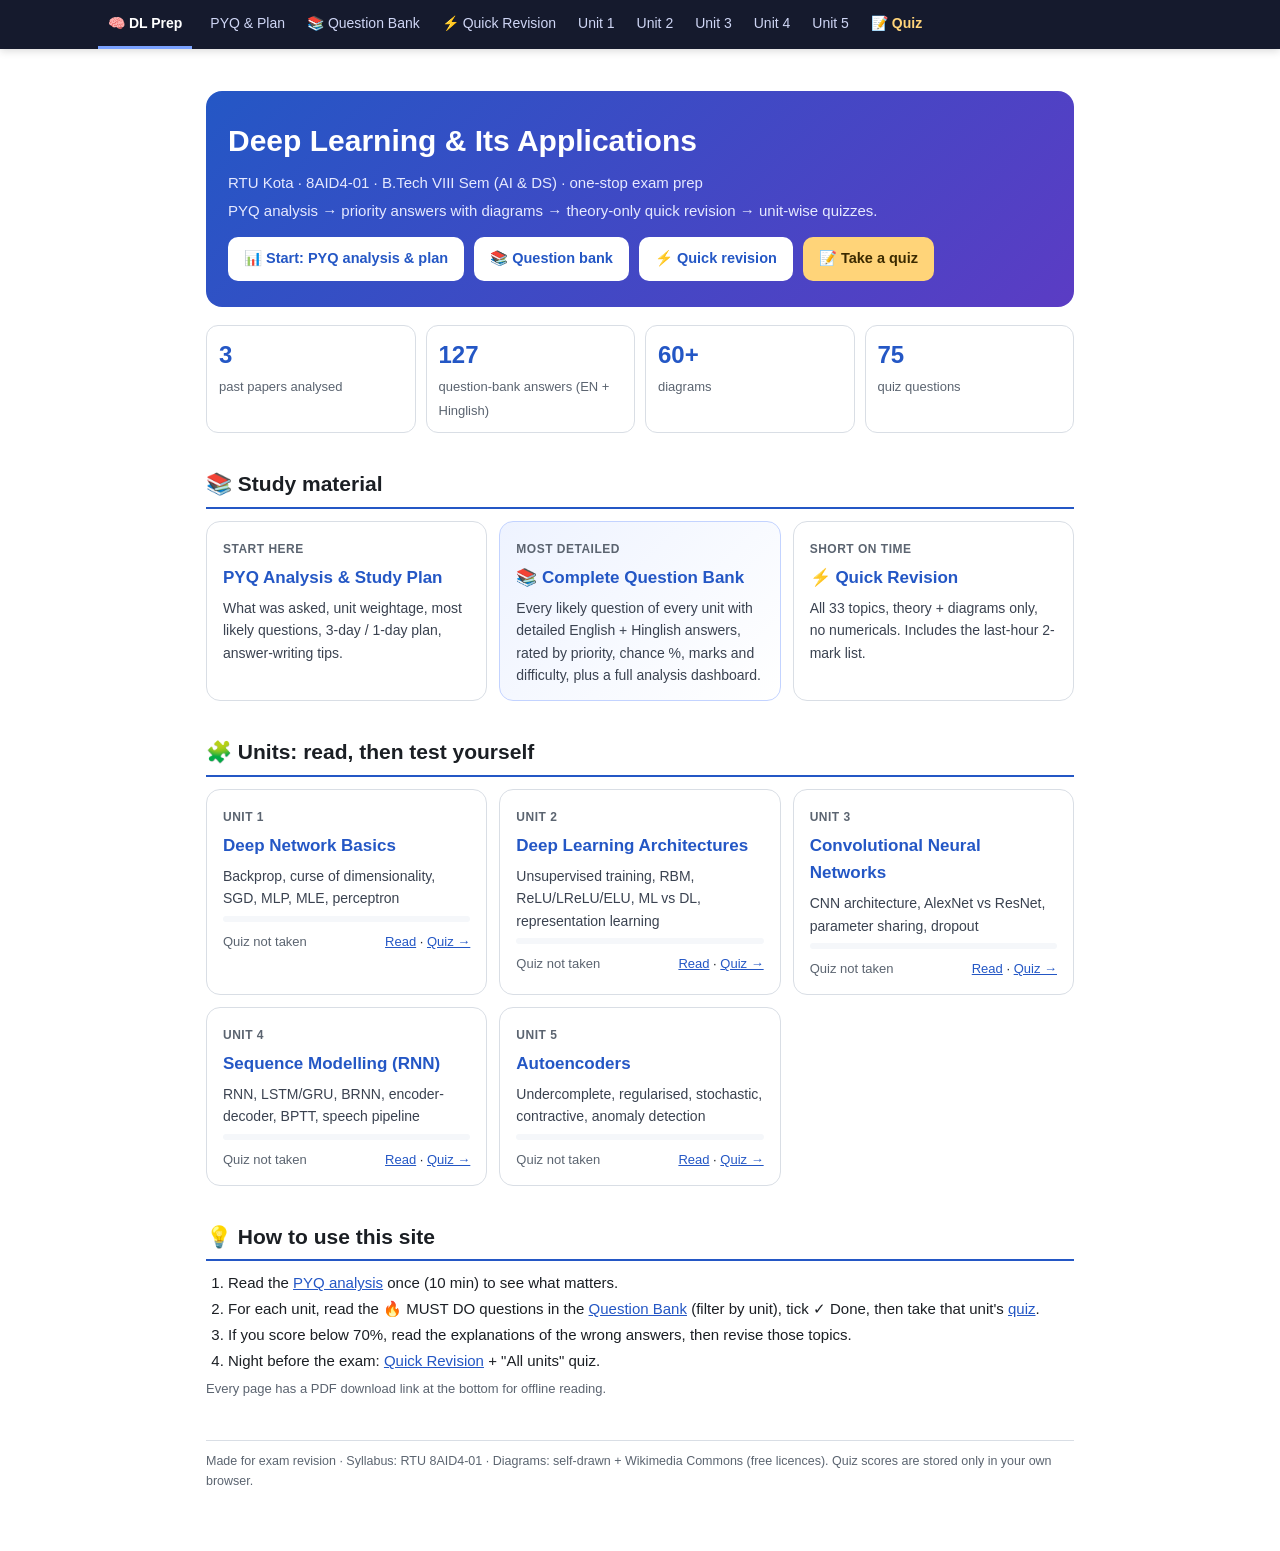
<file: index.html>
<!doctype html>
<html lang="en">
<head>
<meta charset="utf-8">
<meta name="viewport" content="width=device-width,initial-scale=1">
<title>DL Exam Prep</title>
<meta name="description" content="One-stop revision for RTU 8AID4-01 Deep Learning and Its Applications: PYQ analysis, unit-wise answers, diagrams, quick revision and quizzes.">
<link rel="stylesheet" href="style.css">
<style>
  .hero{background:linear-gradient(135deg,#2457c5,#5b3cc4);color:#fff;border-radius:16px;padding:26px 22px;margin:18px 0}
  .hero h1{color:#fff;font-size:30px;margin:0 0 6px}
  .hero p{color:#e6e9ff;margin:4px 0}
  .cta{display:flex;gap:10px;flex-wrap:wrap;margin-top:14px}
  .btn{display:inline-block;padding:10px 16px;border-radius:10px;text-decoration:none;font-weight:600;font-size:14.5px}
  .btn.w{background:#fff;color:#2457c5}
  .btn.y{background:#ffd479;color:#3b2a00}
  .grid{display:grid;grid-template-columns:repeat(auto-fill,minmax(250px,1fr));gap:12px;margin:12px 0}
  .card{border:1px solid var(--line);border-radius:14px;padding:14px 16px;background:#fff;text-decoration:none;color:var(--ink);display:block;transition:transform .12s,box-shadow .12s}
  .card:hover{transform:translateY(-2px);box-shadow:0 6px 18px rgba(36,87,197,.12)}
  .card .k{font-size:12px;font-weight:700;color:var(--muted);text-transform:uppercase;letter-spacing:.5px}
  .card h3{margin:4px 0 6px;color:var(--accent)}
  .card p{font-size:14px;color:#3a4250;margin:0}
  .card .row{display:flex;justify-content:space-between;align-items:center;margin-top:10px;font-size:13px}
  .score{font-weight:700}
  .score.none{color:var(--muted);font-weight:400}
  .meter{height:6px;background:var(--soft);border-radius:4px;overflow:hidden;margin-top:6px}
  .meter i{display:block;height:100%;background:var(--med)}
  .stat{display:flex;gap:10px;flex-wrap:wrap}
  .stat div{flex:1 1 140px;border:1px solid var(--line);border-radius:12px;padding:10px 12px;background:#fff}
  .stat b{display:block;font-size:24px;color:var(--accent)}
  .stat span{font-size:13px;color:var(--muted)}
</style>
</head>
<body>
<nav class="topnav"><div class="navin">
<a href="index.html" class="brand active">🧠 DL Prep</a>
<a href="plan.html">PYQ &amp; Plan</a><a href="qbank.html">📚 Question Bank</a><a href="quick.html">⚡ Quick Revision</a>
<a href="unit1.html">Unit 1</a><a href="unit2.html">Unit 2</a><a href="unit3.html">Unit 3</a><a href="unit4.html">Unit 4</a><a href="unit5.html">Unit 5</a>
<a href="quiz.html" class="quizlink">📝 Quiz</a></div></nav>
<div class="wrap">

<div class="hero">
  <h1>Deep Learning &amp; Its Applications</h1>
  <p>RTU Kota · 8AID4-01 · B.Tech VIII Sem (AI &amp; DS) · one-stop exam prep</p>
  <p>PYQ analysis → priority answers with diagrams → theory-only quick revision → unit-wise quizzes.</p>
  <div class="cta">
    <a class="btn w" href="plan.html">📊 Start: PYQ analysis &amp; plan</a>
    <a class="btn w" href="qbank.html">📚 Question bank</a>
    <a class="btn w" href="quick.html">⚡ Quick revision</a>
    <a class="btn y" href="quiz.html">📝 Take a quiz</a>
  </div>
</div>

<div class="stat">
  <div><b>3</b><span>past papers analysed</span></div>
  <div><b>127</b><span>question-bank answers (EN + Hinglish)</span></div>
  <div><b>60+</b><span>diagrams</span></div>
  <div><b id="qcount">75</b><span>quiz questions</span></div>
</div>

<h2>📚 Study material</h2>
<div class="grid">
  <a class="card" href="plan.html"><span class="k">Start here</span><h3>PYQ Analysis &amp; Study Plan</h3><p>What was asked, unit weightage, most likely questions, 3-day / 1-day plan, answer-writing tips.</p></a>
  <a class="card" href="qbank.html" style="border-color:#c3d3ff;background:linear-gradient(135deg,#eef3ff,#fff)"><span class="k">Most detailed</span><h3>📚 Complete Question Bank</h3><p>Every likely question of every unit with detailed English + Hinglish answers, rated by priority, chance %, marks and difficulty, plus a full analysis dashboard.</p></a>
  <a class="card" href="quick.html"><span class="k">Short on time</span><h3>⚡ Quick Revision</h3><p>All 33 topics, theory + diagrams only, no numericals. Includes the last-hour 2-mark list.</p></a>
</div>

<h2>🧩 Units: read, then test yourself</h2>
<div class="grid" id="units"></div>

<h2>💡 How to use this site</h2>
<ol>
  <li>Read the <a href="plan.html">PYQ analysis</a> once (10 min) to see what matters.</li>
  <li>For each unit, read the 🔥 MUST DO questions in the <a href="qbank.html">Question Bank</a> (filter by unit), tick ✓ Done, then take that unit's <a href="quiz.html">quiz</a>.</li>
  <li>If you score below 70%, read the explanations of the wrong answers, then revise those topics.</li>
  <li>Night before the exam: <a href="quick.html">Quick Revision</a> + "All units" quiz.</li>
</ol>
<p class="meta">Every page has a PDF download link at the bottom for offline reading.</p>

<div class="footer">Made for exam revision · Syllabus: RTU 8AID4-01 · Diagrams: self-drawn + Wikimedia Commons (free licences). Quiz scores are stored only in your own browser.</div>
</div>

<script>
const UNITS=[
 {n:1,t:"Deep Network Basics",d:"Backprop, curse of dimensionality, SGD, MLP, MLE, perceptron"},
 {n:2,t:"Deep Learning Architectures",d:"Unsupervised training, RBM, ReLU/LReLU/ELU, ML vs DL, representation learning"},
 {n:3,t:"Convolutional Neural Networks",d:"CNN architecture, AlexNet vs ResNet, parameter sharing, dropout"},
 {n:4,t:"Sequence Modelling (RNN)",d:"RNN, LSTM/GRU, BRNN, encoder-decoder, BPTT, speech pipeline"},
 {n:5,t:"Autoencoders",d:"Undercomplete, regularised, stochastic, contractive, anomaly detection"}];
let best={};
try{best=JSON.parse(localStorage.getItem('dlq_best')||'{}')}catch(e){}
document.getElementById('units').innerHTML=UNITS.map(u=>{
  const b=best['u'+u.n];
  const sc=b?`<span class="score">Best quiz: ${b}%</span>`:`<span class="score none">Quiz not taken</span>`;
  return `<div class="card"><span class="k">Unit ${u.n}</span><h3><a href="unit${u.n}.html" style="text-decoration:none">${u.t}</a></h3><p>${u.d}</p>
  <div class="meter"><i style="width:${b||0}%"></i></div>
  <div class="row">${sc}<span><a href="unit${u.n}.html">Read</a> · <a href="quiz.html?unit=${u.n}">Quiz →</a></span></div></div>`}).join('');
</script>
</body></html>
</file>
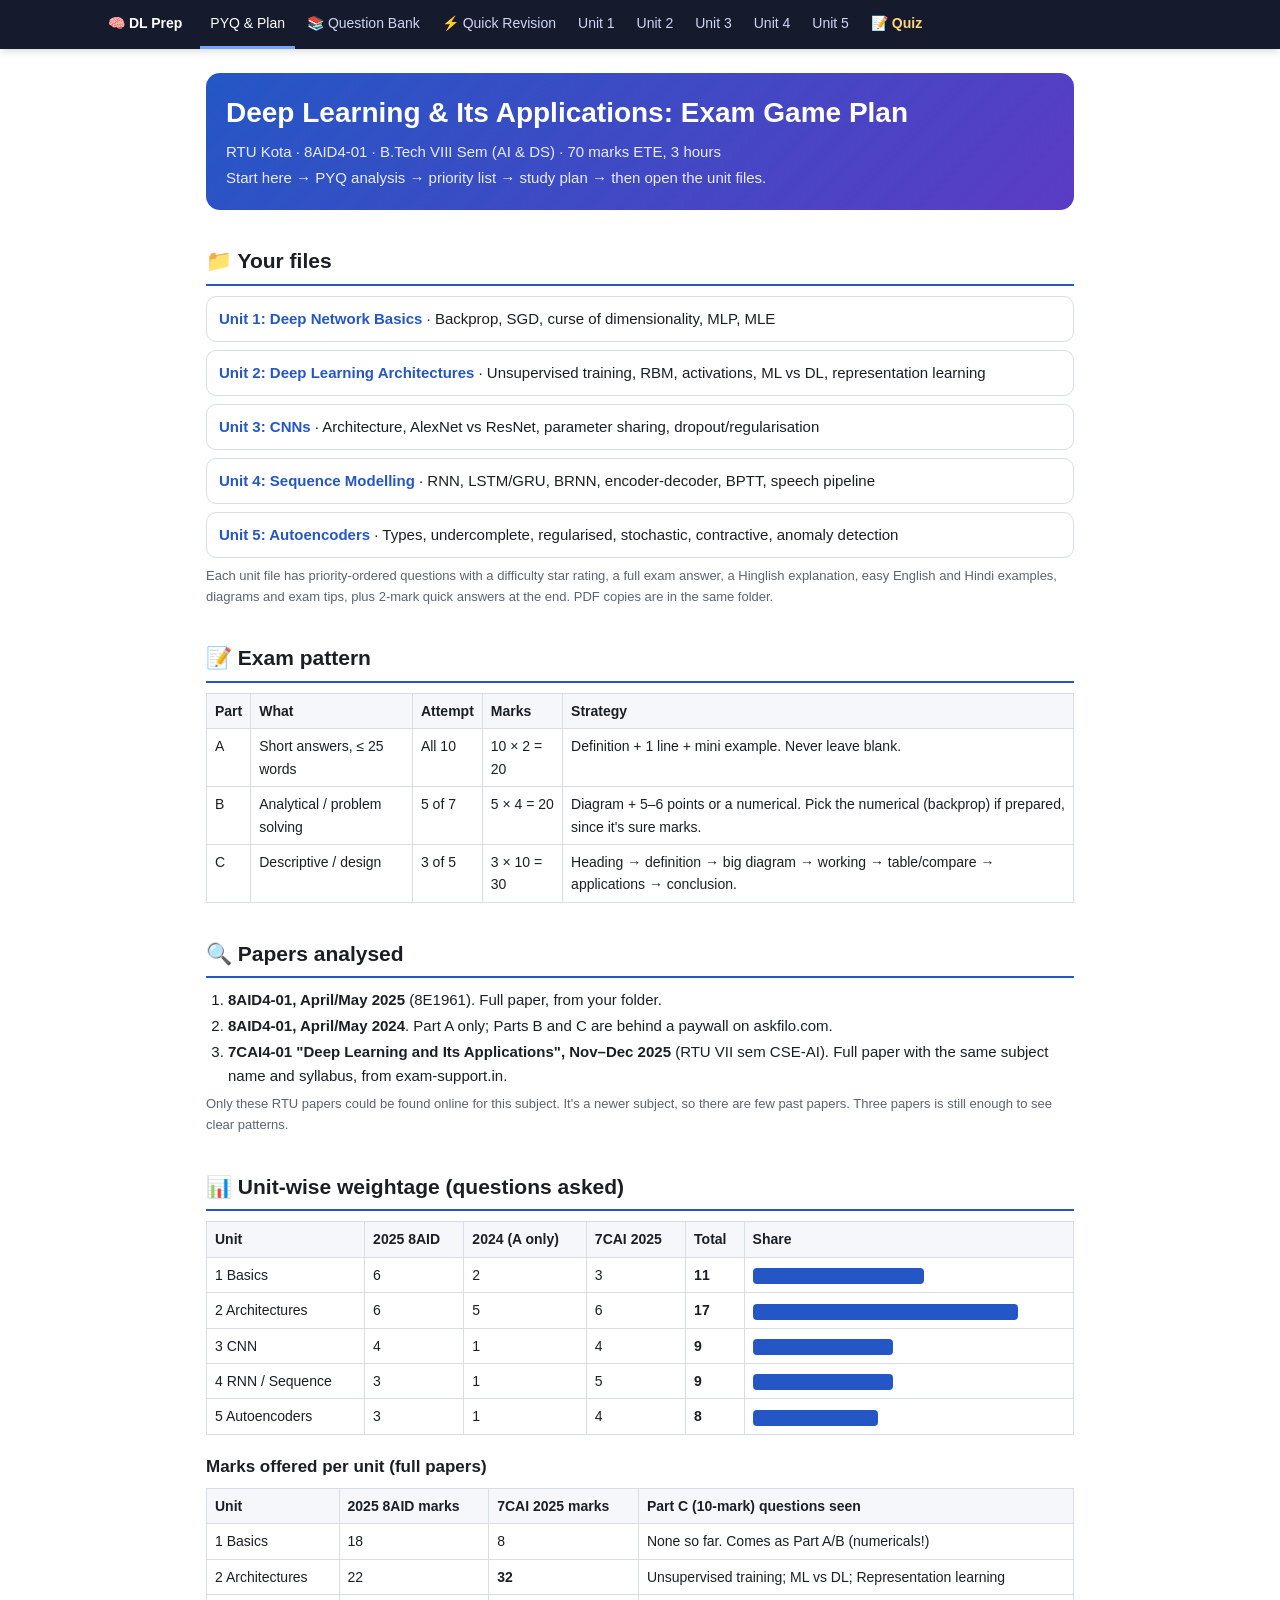
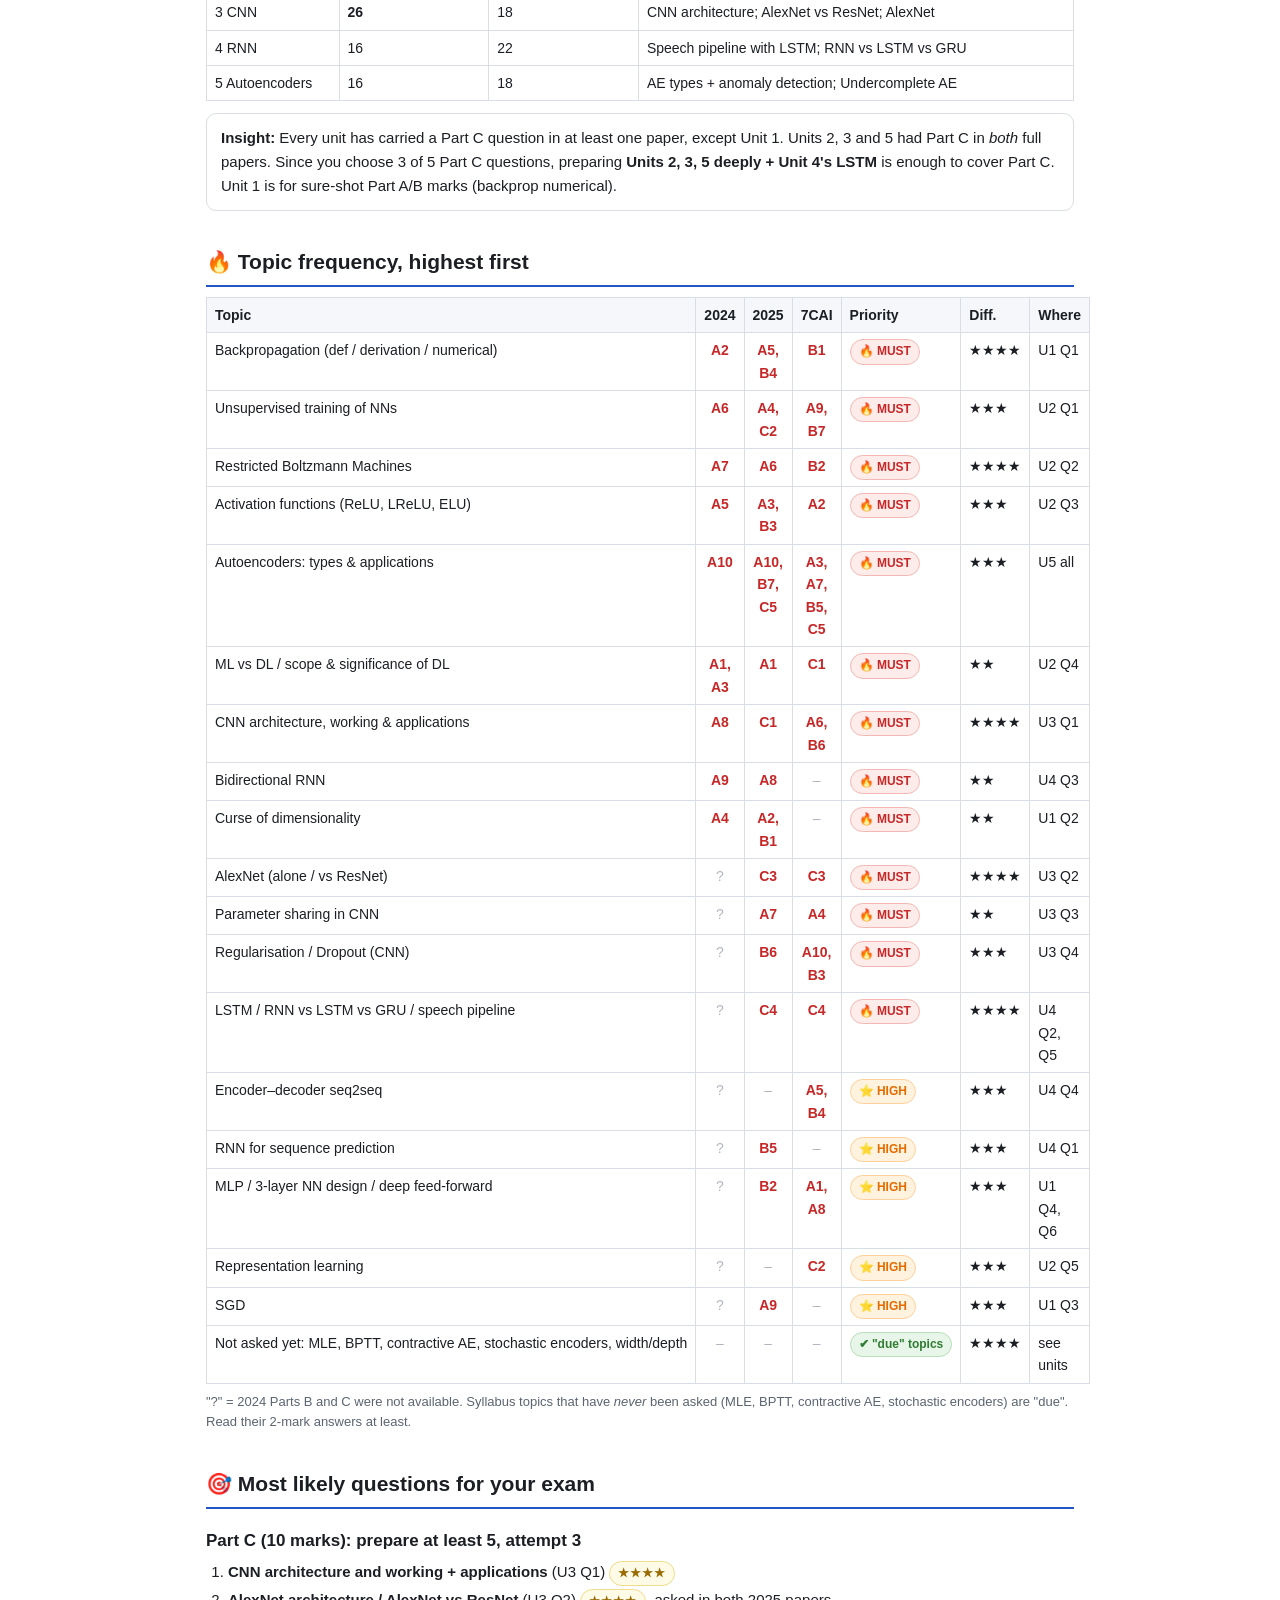
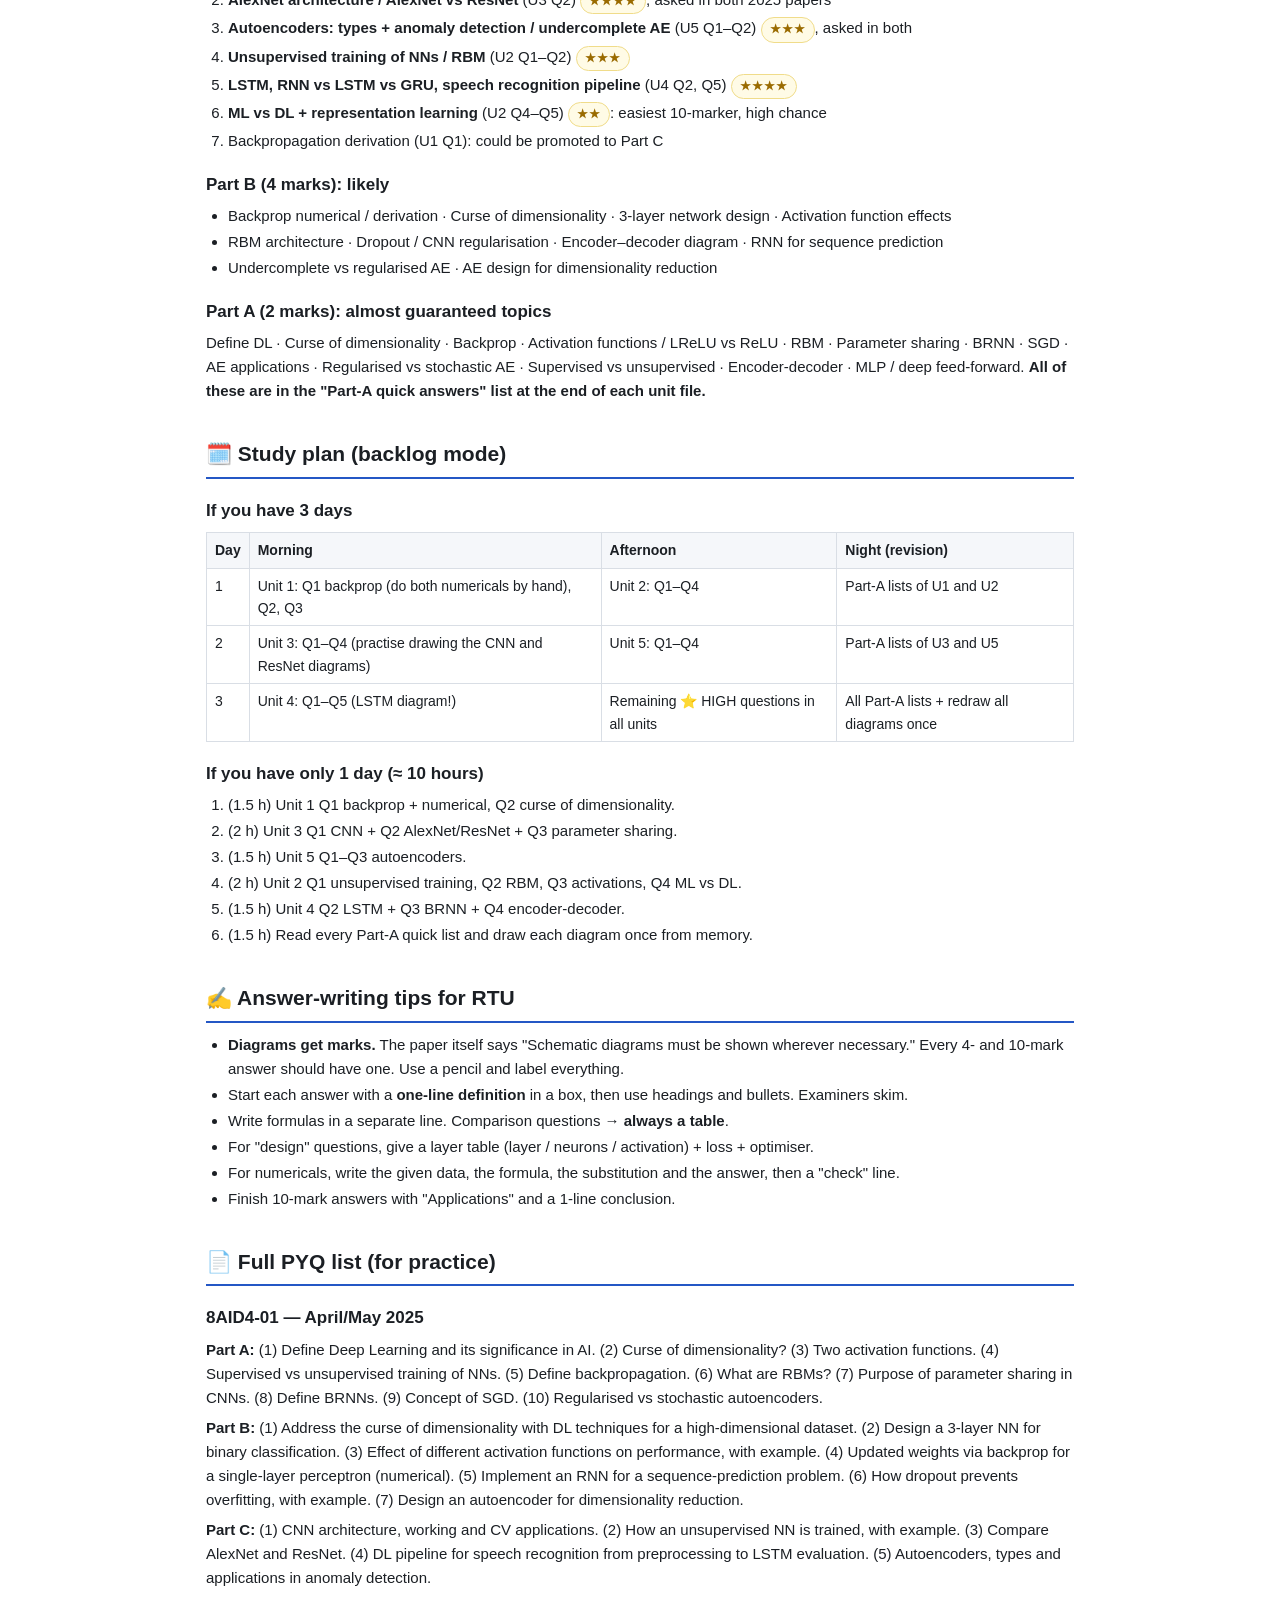
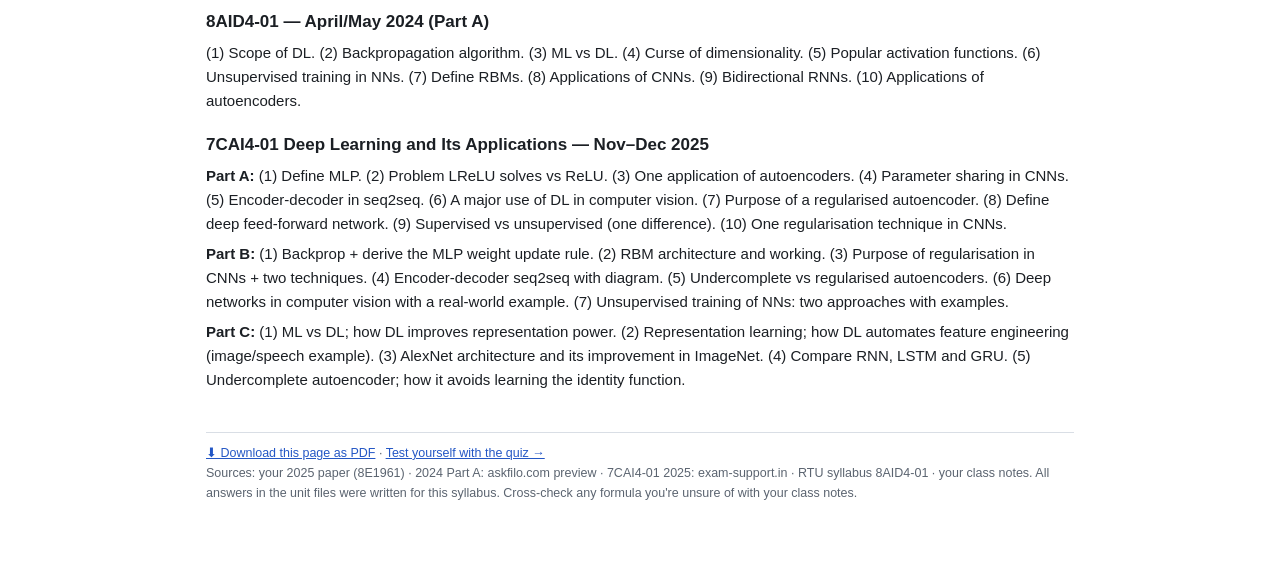
<file: plan.html>
<!doctype html>
<html lang="en">
<head>
<meta charset="utf-8">
<meta name="viewport" content="width=device-width,initial-scale=1">
<title>DL Exam Game Plan</title>
<link rel="stylesheet" href="style.css">
<style>
  .bar{height:16px;border-radius:4px;background:var(--accent);display:inline-block;vertical-align:middle}
  .bar.c2{background:#5b3cc4}
  .yes{color:var(--must);font-weight:700;text-align:center}
  .no{color:#b0b7c2;text-align:center}
  .units a{display:block;padding:10px 12px;border:1px solid var(--line);border-radius:10px;margin:8px 0;text-decoration:none;color:var(--ink)}
  .units a b{color:var(--accent)}
</style>
</head>
<body><nav class="topnav"><div class="navin">
<a href="index.html" class="brand">🧠 DL Prep</a>
<a href="plan.html" data-p="plan" class="active">PYQ &amp; Plan</a><a href="qbank.html">📚 Question Bank</a><a href="quick.html" data-p="quick">⚡ Quick Revision</a>
<a href="unit1.html" data-p="unit1">Unit 1</a><a href="unit2.html" data-p="unit2">Unit 2</a><a href="unit3.html" data-p="unit3">Unit 3</a><a href="unit4.html" data-p="unit4">Unit 4</a><a href="unit5.html" data-p="unit5">Unit 5</a>
<a href="quiz.html" data-p="quiz" class="quizlink">📝 Quiz</a></div></nav><div class="wrap">

<div class="banner">
  <h1>Deep Learning &amp; Its Applications: Exam Game Plan</h1>
  <p>RTU Kota · 8AID4-01 · B.Tech VIII Sem (AI &amp; DS) · 70 marks ETE, 3 hours</p>
  <p>Start here → PYQ analysis → priority list → study plan → then open the unit files.</p>
</div>

<h2>📁 Your files</h2>
<div class="units">
  <a href="unit1.html"><b>Unit 1: Deep Network Basics</b> · Backprop, SGD, curse of dimensionality, MLP, MLE</a>
  <a href="unit2.html"><b>Unit 2: Deep Learning Architectures</b> · Unsupervised training, RBM, activations, ML vs DL, representation learning</a>
  <a href="unit3.html"><b>Unit 3: CNNs</b> · Architecture, AlexNet vs ResNet, parameter sharing, dropout/regularisation</a>
  <a href="unit4.html"><b>Unit 4: Sequence Modelling</b> · RNN, LSTM/GRU, BRNN, encoder-decoder, BPTT, speech pipeline</a>
  <a href="unit5.html"><b>Unit 5: Autoencoders</b> · Types, undercomplete, regularised, stochastic, contractive, anomaly detection</a>
</div>
<p class="meta">Each unit file has priority-ordered questions with a difficulty star rating, a full exam answer, a Hinglish explanation, easy English and Hindi examples, diagrams and exam tips, plus 2-mark quick answers at the end. PDF copies are in the same folder.</p>

<h2>📝 Exam pattern</h2>
<table>
  <tr><th>Part</th><th>What</th><th>Attempt</th><th>Marks</th><th>Strategy</th></tr>
  <tr><td>A</td><td>Short answers, ≤ 25 words</td><td>All 10</td><td>10 × 2 = 20</td><td>Definition + 1 line + mini example. Never leave blank.</td></tr>
  <tr><td>B</td><td>Analytical / problem solving</td><td>5 of 7</td><td>5 × 4 = 20</td><td>Diagram + 5–6 points or a numerical. Pick the numerical (backprop) if prepared, since it's sure marks.</td></tr>
  <tr><td>C</td><td>Descriptive / design</td><td>3 of 5</td><td>3 × 10 = 30</td><td>Heading → definition → big diagram → working → table/compare → applications → conclusion.</td></tr>
</table>

<h2>🔍 Papers analysed</h2>
<ol>
  <li><b>8AID4-01, April/May 2025</b> (8E1961). Full paper, from your folder.</li>
  <li><b>8AID4-01, April/May 2024</b>. Part A only; Parts B and C are behind a paywall on askfilo.com.</li>
  <li><b>7CAI4-01 "Deep Learning and Its Applications", Nov–Dec 2025</b> (RTU VII sem CSE-AI). Full paper with the same subject name and syllabus, from exam-support.in.</li>
</ol>
<p class="meta">Only these RTU papers could be found online for this subject. It's a newer subject, so there are few past papers. Three papers is still enough to see clear patterns.</p>

<h2>📊 Unit-wise weightage (questions asked)</h2>
<table>
  <tr><th>Unit</th><th>2025 8AID</th><th>2024 (A only)</th><th>7CAI 2025</th><th>Total</th><th style="width:38%">Share</th></tr>
  <tr><td>1 Basics</td><td>6</td><td>2</td><td>3</td><td><b>11</b></td><td><span class="bar" style="width:55%"></span></td></tr>
  <tr><td>2 Architectures</td><td>6</td><td>5</td><td>6</td><td><b>17</b></td><td><span class="bar" style="width:85%"></span></td></tr>
  <tr><td>3 CNN</td><td>4</td><td>1</td><td>4</td><td><b>9</b></td><td><span class="bar" style="width:45%"></span></td></tr>
  <tr><td>4 RNN / Sequence</td><td>3</td><td>1</td><td>5</td><td><b>9</b></td><td><span class="bar" style="width:45%"></span></td></tr>
  <tr><td>5 Autoencoders</td><td>3</td><td>1</td><td>4</td><td><b>8</b></td><td><span class="bar" style="width:40%"></span></td></tr>
</table>
<h3>Marks offered per unit (full papers)</h3>
<table>
  <tr><th>Unit</th><th>2025 8AID marks</th><th>7CAI 2025 marks</th><th>Part C (10-mark) questions seen</th></tr>
  <tr><td>1 Basics</td><td>18</td><td>8</td><td>None so far. Comes as Part A/B (numericals!)</td></tr>
  <tr><td>2 Architectures</td><td>22</td><td><b>32</b></td><td>Unsupervised training; ML vs DL; Representation learning</td></tr>
  <tr><td>3 CNN</td><td><b>26</b></td><td>18</td><td>CNN architecture; AlexNet vs ResNet; AlexNet</td></tr>
  <tr><td>4 RNN</td><td>16</td><td>22</td><td>Speech pipeline with LSTM; RNN vs LSTM vs GRU</td></tr>
  <tr><td>5 Autoencoders</td><td>16</td><td>18</td><td>AE types + anomaly detection; Undercomplete AE</td></tr>
</table>
<div class="box"><b>Insight:</b> Every unit has carried a Part C question in at least one paper, except Unit 1. Units 2, 3 and 5 had Part C in <i>both</i> full papers. Since you choose 3 of 5 Part C questions, preparing <b>Units 2, 3, 5 deeply + Unit 4's LSTM</b> is enough to cover Part C. Unit 1 is for sure-shot Part A/B marks (backprop numerical).</div>

<h2>🔥 Topic frequency, highest first</h2>
<table class="ptable">
  <tr><th>Topic</th><th>2024</th><th>2025</th><th>7CAI</th><th>Priority</th><th>Diff.</th><th>Where</th></tr>
  <tr><td>Backpropagation (def / derivation / numerical)</td><td class="yes">A2</td><td class="yes">A5, B4</td><td class="yes">B1</td><td><span class="tag must">🔥 MUST</span></td><td>★★★★</td><td>U1 Q1</td></tr>
  <tr><td>Unsupervised training of NNs</td><td class="yes">A6</td><td class="yes">A4, C2</td><td class="yes">A9, B7</td><td><span class="tag must">🔥 MUST</span></td><td>★★★</td><td>U2 Q1</td></tr>
  <tr><td>Restricted Boltzmann Machines</td><td class="yes">A7</td><td class="yes">A6</td><td class="yes">B2</td><td><span class="tag must">🔥 MUST</span></td><td>★★★★</td><td>U2 Q2</td></tr>
  <tr><td>Activation functions (ReLU, LReLU, ELU)</td><td class="yes">A5</td><td class="yes">A3, B3</td><td class="yes">A2</td><td><span class="tag must">🔥 MUST</span></td><td>★★★</td><td>U2 Q3</td></tr>
  <tr><td>Autoencoders: types &amp; applications</td><td class="yes">A10</td><td class="yes">A10, B7, C5</td><td class="yes">A3, A7, B5, C5</td><td><span class="tag must">🔥 MUST</span></td><td>★★★</td><td>U5 all</td></tr>
  <tr><td>ML vs DL / scope &amp; significance of DL</td><td class="yes">A1, A3</td><td class="yes">A1</td><td class="yes">C1</td><td><span class="tag must">🔥 MUST</span></td><td>★★</td><td>U2 Q4</td></tr>
  <tr><td>CNN architecture, working &amp; applications</td><td class="yes">A8</td><td class="yes">C1</td><td class="yes">A6, B6</td><td><span class="tag must">🔥 MUST</span></td><td>★★★★</td><td>U3 Q1</td></tr>
  <tr><td>Bidirectional RNN</td><td class="yes">A9</td><td class="yes">A8</td><td class="no">–</td><td><span class="tag must">🔥 MUST</span></td><td>★★</td><td>U4 Q3</td></tr>
  <tr><td>Curse of dimensionality</td><td class="yes">A4</td><td class="yes">A2, B1</td><td class="no">–</td><td><span class="tag must">🔥 MUST</span></td><td>★★</td><td>U1 Q2</td></tr>
  <tr><td>AlexNet (alone / vs ResNet)</td><td class="no">?</td><td class="yes">C3</td><td class="yes">C3</td><td><span class="tag must">🔥 MUST</span></td><td>★★★★</td><td>U3 Q2</td></tr>
  <tr><td>Parameter sharing in CNN</td><td class="no">?</td><td class="yes">A7</td><td class="yes">A4</td><td><span class="tag must">🔥 MUST</span></td><td>★★</td><td>U3 Q3</td></tr>
  <tr><td>Regularisation / Dropout (CNN)</td><td class="no">?</td><td class="yes">B6</td><td class="yes">A10, B3</td><td><span class="tag must">🔥 MUST</span></td><td>★★★</td><td>U3 Q4</td></tr>
  <tr><td>LSTM / RNN vs LSTM vs GRU / speech pipeline</td><td class="no">?</td><td class="yes">C4</td><td class="yes">C4</td><td><span class="tag must">🔥 MUST</span></td><td>★★★★</td><td>U4 Q2, Q5</td></tr>
  <tr><td>Encoder–decoder seq2seq</td><td class="no">?</td><td class="no">–</td><td class="yes">A5, B4</td><td><span class="tag high">⭐ HIGH</span></td><td>★★★</td><td>U4 Q4</td></tr>
  <tr><td>RNN for sequence prediction</td><td class="no">?</td><td class="yes">B5</td><td class="no">–</td><td><span class="tag high">⭐ HIGH</span></td><td>★★★</td><td>U4 Q1</td></tr>
  <tr><td>MLP / 3-layer NN design / deep feed-forward</td><td class="no">?</td><td class="yes">B2</td><td class="yes">A1, A8</td><td><span class="tag high">⭐ HIGH</span></td><td>★★★</td><td>U1 Q4, Q6</td></tr>
  <tr><td>Representation learning</td><td class="no">?</td><td class="no">–</td><td class="yes">C2</td><td><span class="tag high">⭐ HIGH</span></td><td>★★★</td><td>U2 Q5</td></tr>
  <tr><td>SGD</td><td class="no">?</td><td class="yes">A9</td><td class="no">–</td><td><span class="tag high">⭐ HIGH</span></td><td>★★★</td><td>U1 Q3</td></tr>
  <tr><td>Not asked yet: MLE, BPTT, contractive AE, stochastic encoders, width/depth</td><td class="no">–</td><td class="no">–</td><td class="no">–</td><td><span class="tag med">✔ "due" topics</span></td><td>★★★★</td><td>see units</td></tr>
</table>
<p class="meta">"?" = 2024 Parts B and C were not available. Syllabus topics that have <i>never</i> been asked (MLE, BPTT, contractive AE, stochastic encoders) are "due". Read their 2-mark answers at least.</p>

<h2>🎯 Most likely questions for your exam</h2>
<h3>Part C (10 marks): prepare at least 5, attempt 3</h3>
<ol>
  <li><b>CNN architecture and working + applications</b> (U3 Q1) <span class="tag stars">★★★★</span></li>
  <li><b>AlexNet architecture / AlexNet vs ResNet</b> (U3 Q2) <span class="tag stars">★★★★</span>, asked in both 2025 papers</li>
  <li><b>Autoencoders: types + anomaly detection / undercomplete AE</b> (U5 Q1–Q2) <span class="tag stars">★★★</span>, asked in both</li>
  <li><b>Unsupervised training of NNs / RBM</b> (U2 Q1–Q2) <span class="tag stars">★★★</span></li>
  <li><b>LSTM, RNN vs LSTM vs GRU, speech recognition pipeline</b> (U4 Q2, Q5) <span class="tag stars">★★★★</span></li>
  <li><b>ML vs DL + representation learning</b> (U2 Q4–Q5) <span class="tag stars">★★</span>: easiest 10-marker, high chance</li>
  <li>Backpropagation derivation (U1 Q1): could be promoted to Part C</li>
</ol>
<h3>Part B (4 marks): likely</h3>
<ul>
  <li>Backprop numerical / derivation · Curse of dimensionality · 3-layer network design · Activation function effects</li>
  <li>RBM architecture · Dropout / CNN regularisation · Encoder–decoder diagram · RNN for sequence prediction</li>
  <li>Undercomplete vs regularised AE · AE design for dimensionality reduction</li>
</ul>
<h3>Part A (2 marks): almost guaranteed topics</h3>
<p>Define DL · Curse of dimensionality · Backprop · Activation functions / LReLU vs ReLU · RBM · Parameter sharing · BRNN · SGD · AE applications · Regularised vs stochastic AE · Supervised vs unsupervised · Encoder-decoder · MLP / deep feed-forward. <b>All of these are in the "Part-A quick answers" list at the end of each unit file.</b></p>

<h2>🗓️ Study plan (backlog mode)</h2>
<h3>If you have 3 days</h3>
<table>
  <tr><th>Day</th><th>Morning</th><th>Afternoon</th><th>Night (revision)</th></tr>
  <tr><td>1</td><td>Unit 1: Q1 backprop (do both numericals by hand), Q2, Q3</td><td>Unit 2: Q1–Q4</td><td>Part-A lists of U1 and U2</td></tr>
  <tr><td>2</td><td>Unit 3: Q1–Q4 (practise drawing the CNN and ResNet diagrams)</td><td>Unit 5: Q1–Q4</td><td>Part-A lists of U3 and U5</td></tr>
  <tr><td>3</td><td>Unit 4: Q1–Q5 (LSTM diagram!)</td><td>Remaining ⭐ HIGH questions in all units</td><td>All Part-A lists + redraw all diagrams once</td></tr>
</table>
<h3>If you have only 1 day (≈ 10 hours)</h3>
<ol>
  <li>(1.5 h) Unit 1 Q1 backprop + numerical, Q2 curse of dimensionality.</li>
  <li>(2 h) Unit 3 Q1 CNN + Q2 AlexNet/ResNet + Q3 parameter sharing.</li>
  <li>(1.5 h) Unit 5 Q1–Q3 autoencoders.</li>
  <li>(2 h) Unit 2 Q1 unsupervised training, Q2 RBM, Q3 activations, Q4 ML vs DL.</li>
  <li>(1.5 h) Unit 4 Q2 LSTM + Q3 BRNN + Q4 encoder-decoder.</li>
  <li>(1.5 h) Read every Part-A quick list and draw each diagram once from memory.</li>
</ol>

<h2>✍️ Answer-writing tips for RTU</h2>
<ul>
  <li><b>Diagrams get marks.</b> The paper itself says "Schematic diagrams must be shown wherever necessary." Every 4- and 10-mark answer should have one. Use a pencil and label everything.</li>
  <li>Start each answer with a <b>one-line definition</b> in a box, then use headings and bullets. Examiners skim.</li>
  <li>Write formulas in a separate line. Comparison questions → <b>always a table</b>.</li>
  <li>For "design" questions, give a layer table (layer / neurons / activation) + loss + optimiser.</li>
  <li>For numericals, write the given data, the formula, the substitution and the answer, then a "check" line.</li>
  <li>Finish 10-mark answers with "Applications" and a 1-line conclusion.</li>
</ul>

<h2>📄 Full PYQ list (for practice)</h2>
<h3>8AID4-01 — April/May 2025</h3>
<p><b>Part A:</b> (1) Define Deep Learning and its significance in AI. (2) Curse of dimensionality? (3) Two activation functions. (4) Supervised vs unsupervised training of NNs. (5) Define backpropagation. (6) What are RBMs? (7) Purpose of parameter sharing in CNNs. (8) Define BRNNs. (9) Concept of SGD. (10) Regularised vs stochastic autoencoders.</p>
<p><b>Part B:</b> (1) Address the curse of dimensionality with DL techniques for a high-dimensional dataset. (2) Design a 3-layer NN for binary classification. (3) Effect of different activation functions on performance, with example. (4) Updated weights via backprop for a single-layer perceptron (numerical). (5) Implement an RNN for a sequence-prediction problem. (6) How dropout prevents overfitting, with example. (7) Design an autoencoder for dimensionality reduction.</p>
<p><b>Part C:</b> (1) CNN architecture, working and CV applications. (2) How an unsupervised NN is trained, with example. (3) Compare AlexNet and ResNet. (4) DL pipeline for speech recognition from preprocessing to LSTM evaluation. (5) Autoencoders, types and applications in anomaly detection.</p>
<h3>8AID4-01 — April/May 2024 (Part A)</h3>
<p>(1) Scope of DL. (2) Backpropagation algorithm. (3) ML vs DL. (4) Curse of dimensionality. (5) Popular activation functions. (6) Unsupervised training in NNs. (7) Define RBMs. (8) Applications of CNNs. (9) Bidirectional RNNs. (10) Applications of autoencoders.</p>
<h3>7CAI4-01 Deep Learning and Its Applications — Nov–Dec 2025</h3>
<p><b>Part A:</b> (1) Define MLP. (2) Problem LReLU solves vs ReLU. (3) One application of autoencoders. (4) Parameter sharing in CNNs. (5) Encoder-decoder in seq2seq. (6) A major use of DL in computer vision. (7) Purpose of a regularised autoencoder. (8) Define deep feed-forward network. (9) Supervised vs unsupervised (one difference). (10) One regularisation technique in CNNs.</p>
<p><b>Part B:</b> (1) Backprop + derive the MLP weight update rule. (2) RBM architecture and working. (3) Purpose of regularisation in CNNs + two techniques. (4) Encoder-decoder seq2seq with diagram. (5) Undercomplete vs regularised autoencoders. (6) Deep networks in computer vision with a real-world example. (7) Unsupervised training of NNs: two approaches with examples.</p>
<p><b>Part C:</b> (1) ML vs DL; how DL improves representation power. (2) Representation learning; how DL automates feature engineering (image/speech example). (3) AlexNet architecture and its improvement in ImageNet. (4) Compare RNN, LSTM and GRU. (5) Undercomplete autoencoder; how it avoids learning the identity function.</p>

<div class="footer"><a href="pdf/plan.pdf">⬇ Download this page as PDF</a> · <a href="quiz.html">Test yourself with the quiz →</a><br>Sources: your 2025 paper (8E1961) · 2024 Part A: askfilo.com preview · 7CAI4-01 2025: exam-support.in · RTU syllabus 8AID4-01 · your class notes. All answers in the unit files were written for this syllabus. Cross-check any formula you're unsure of with your class notes.</div>
</div></body></html>
</file>
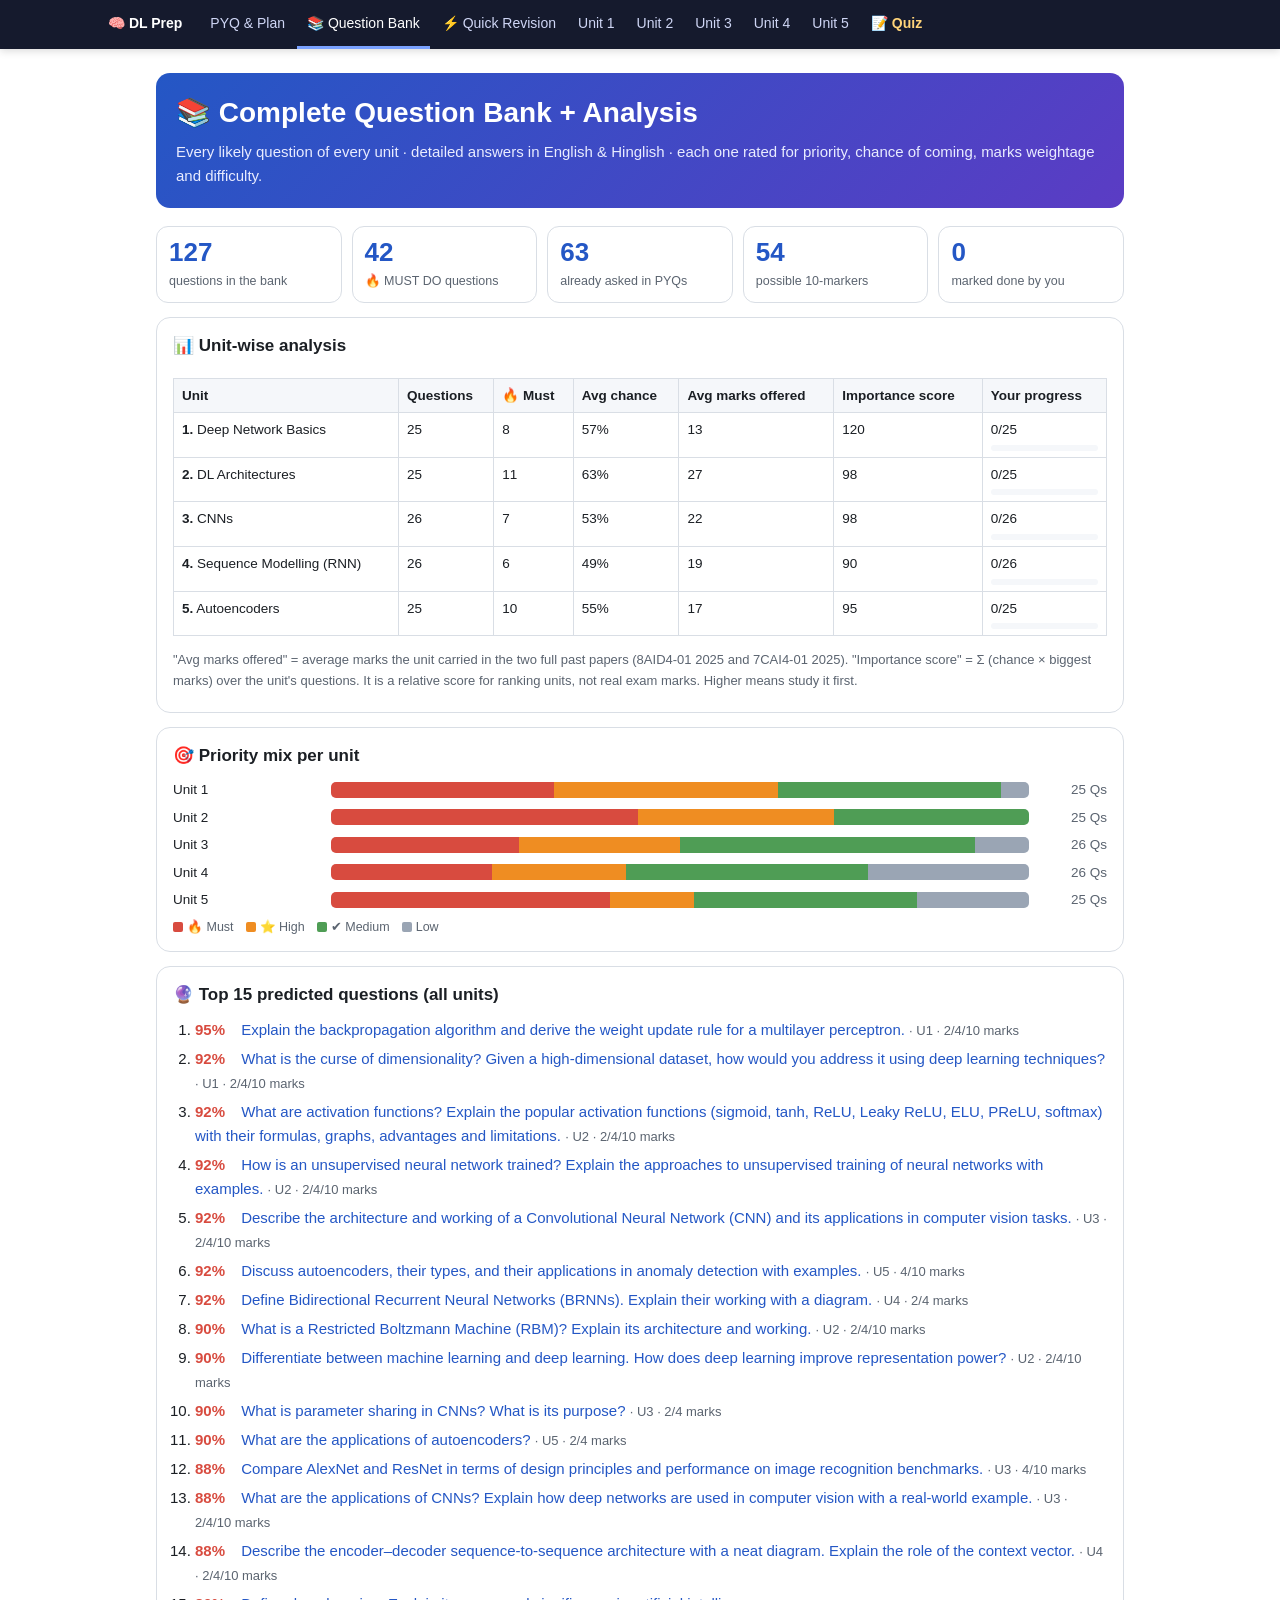
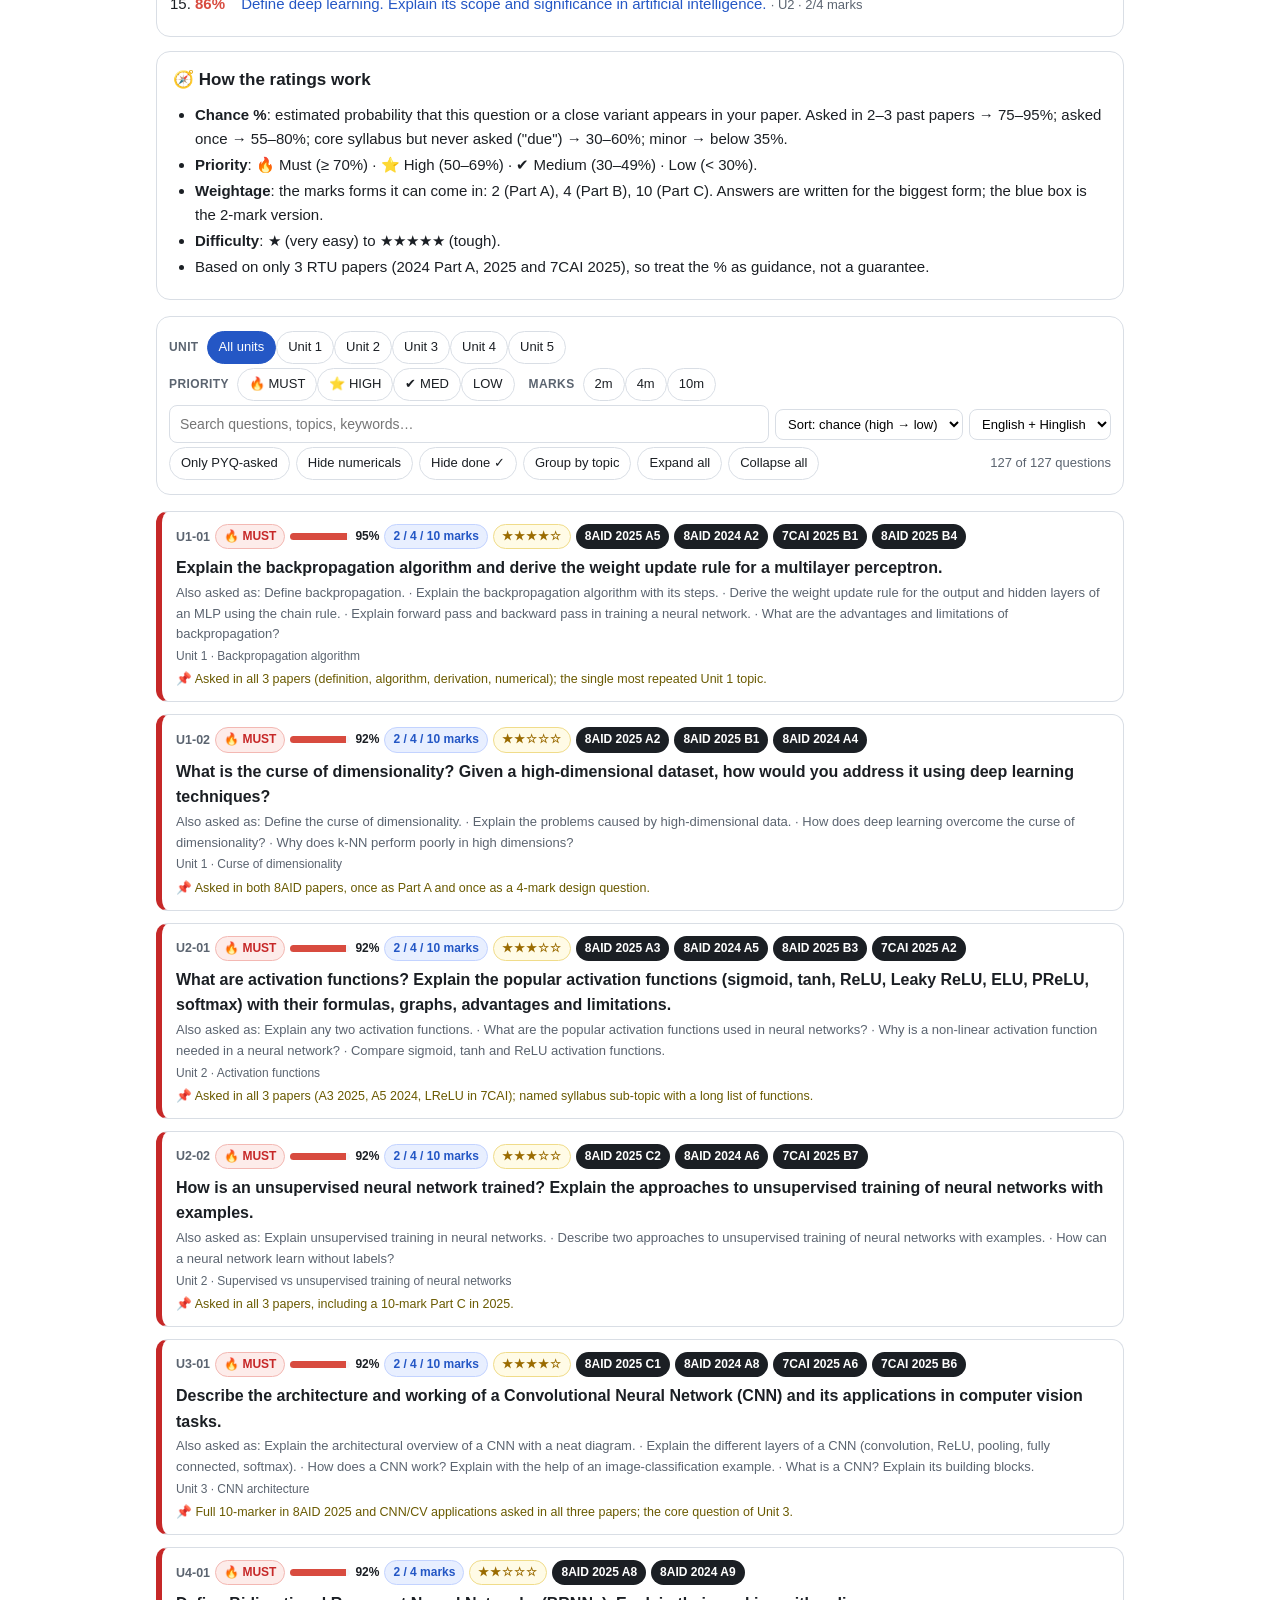
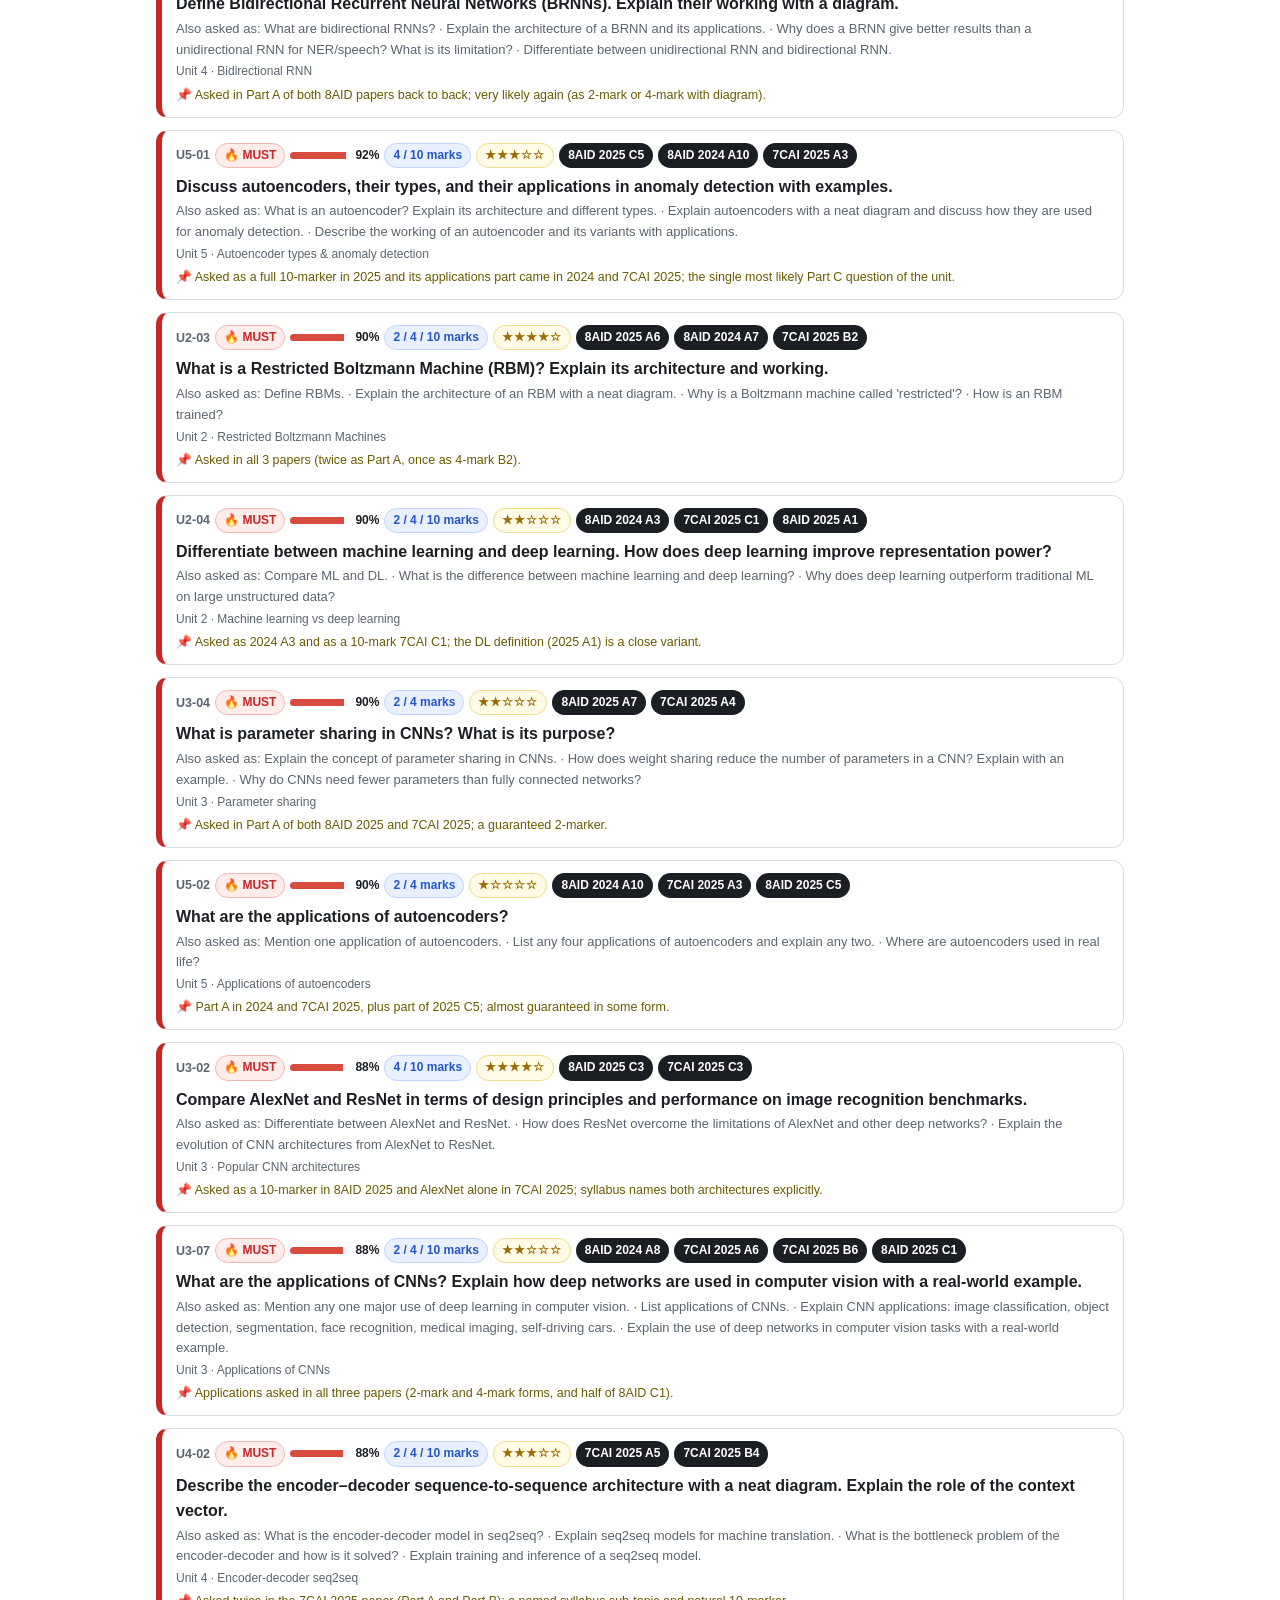
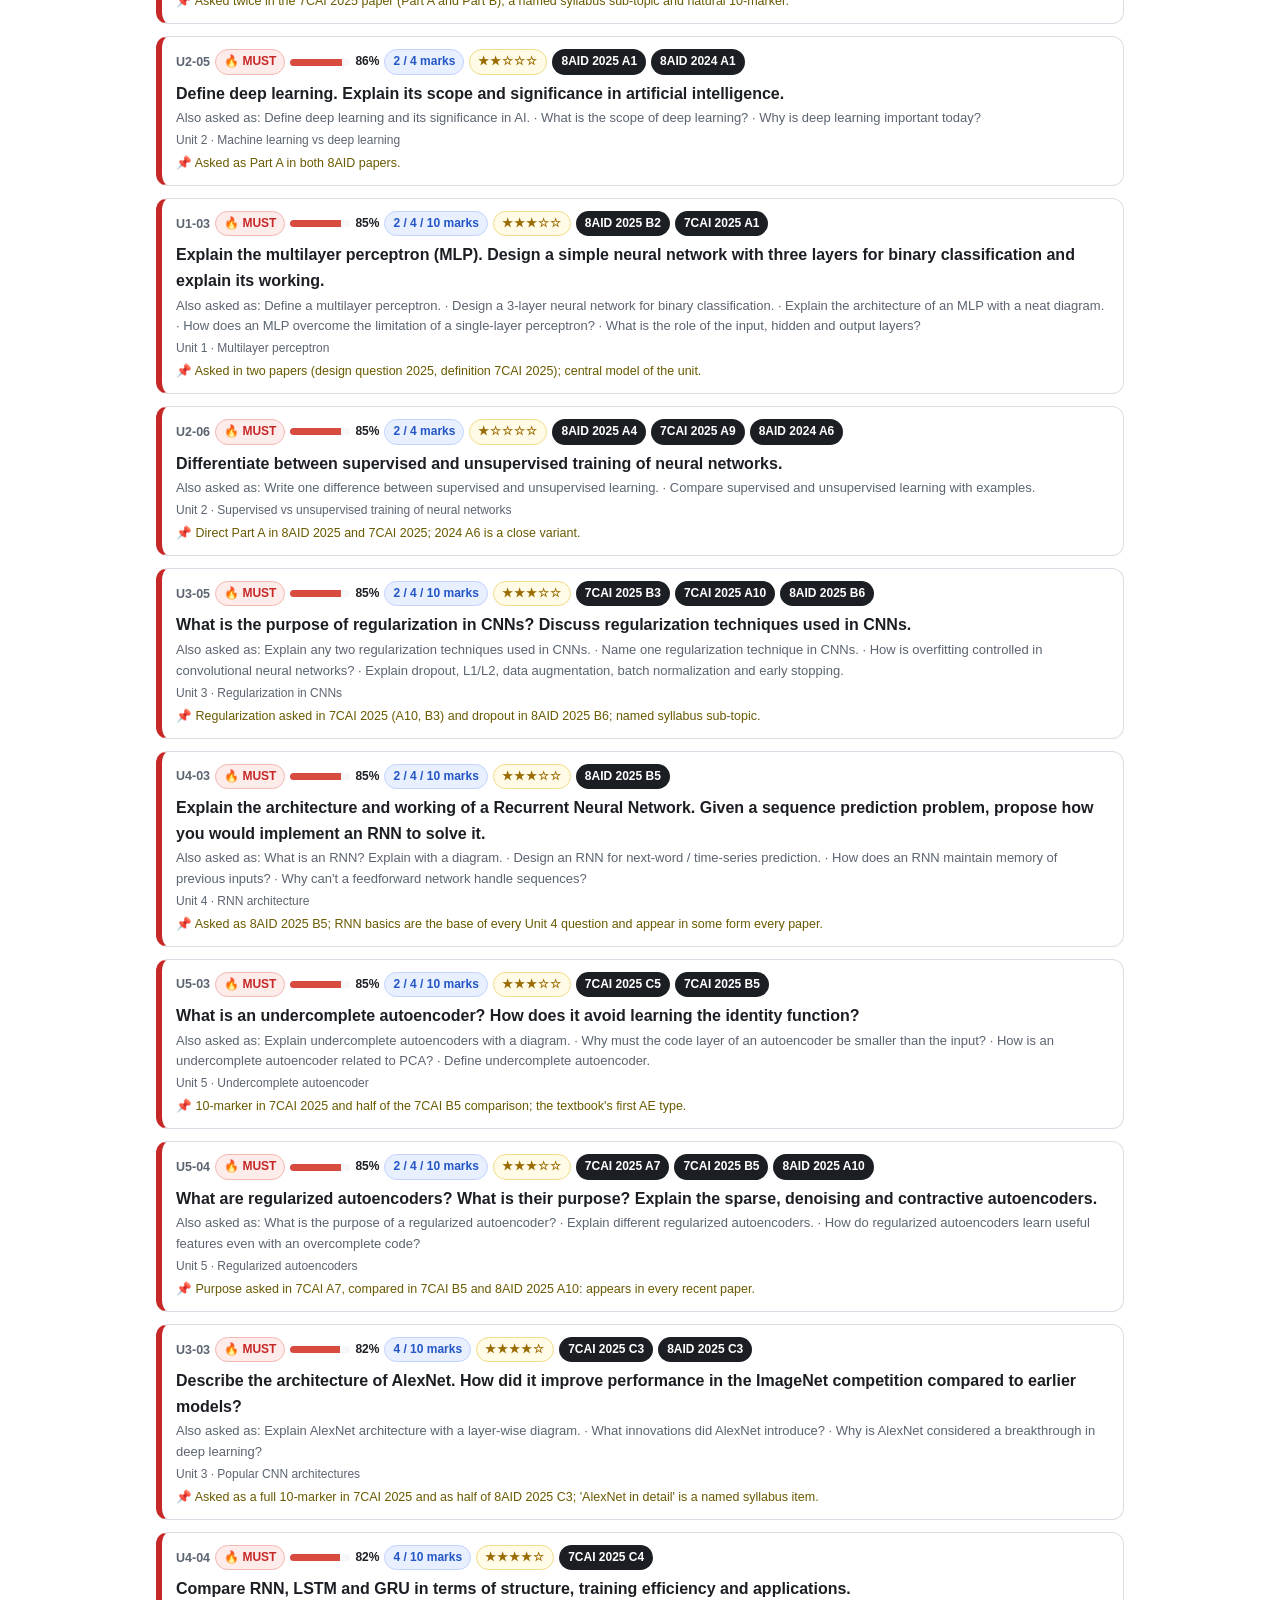
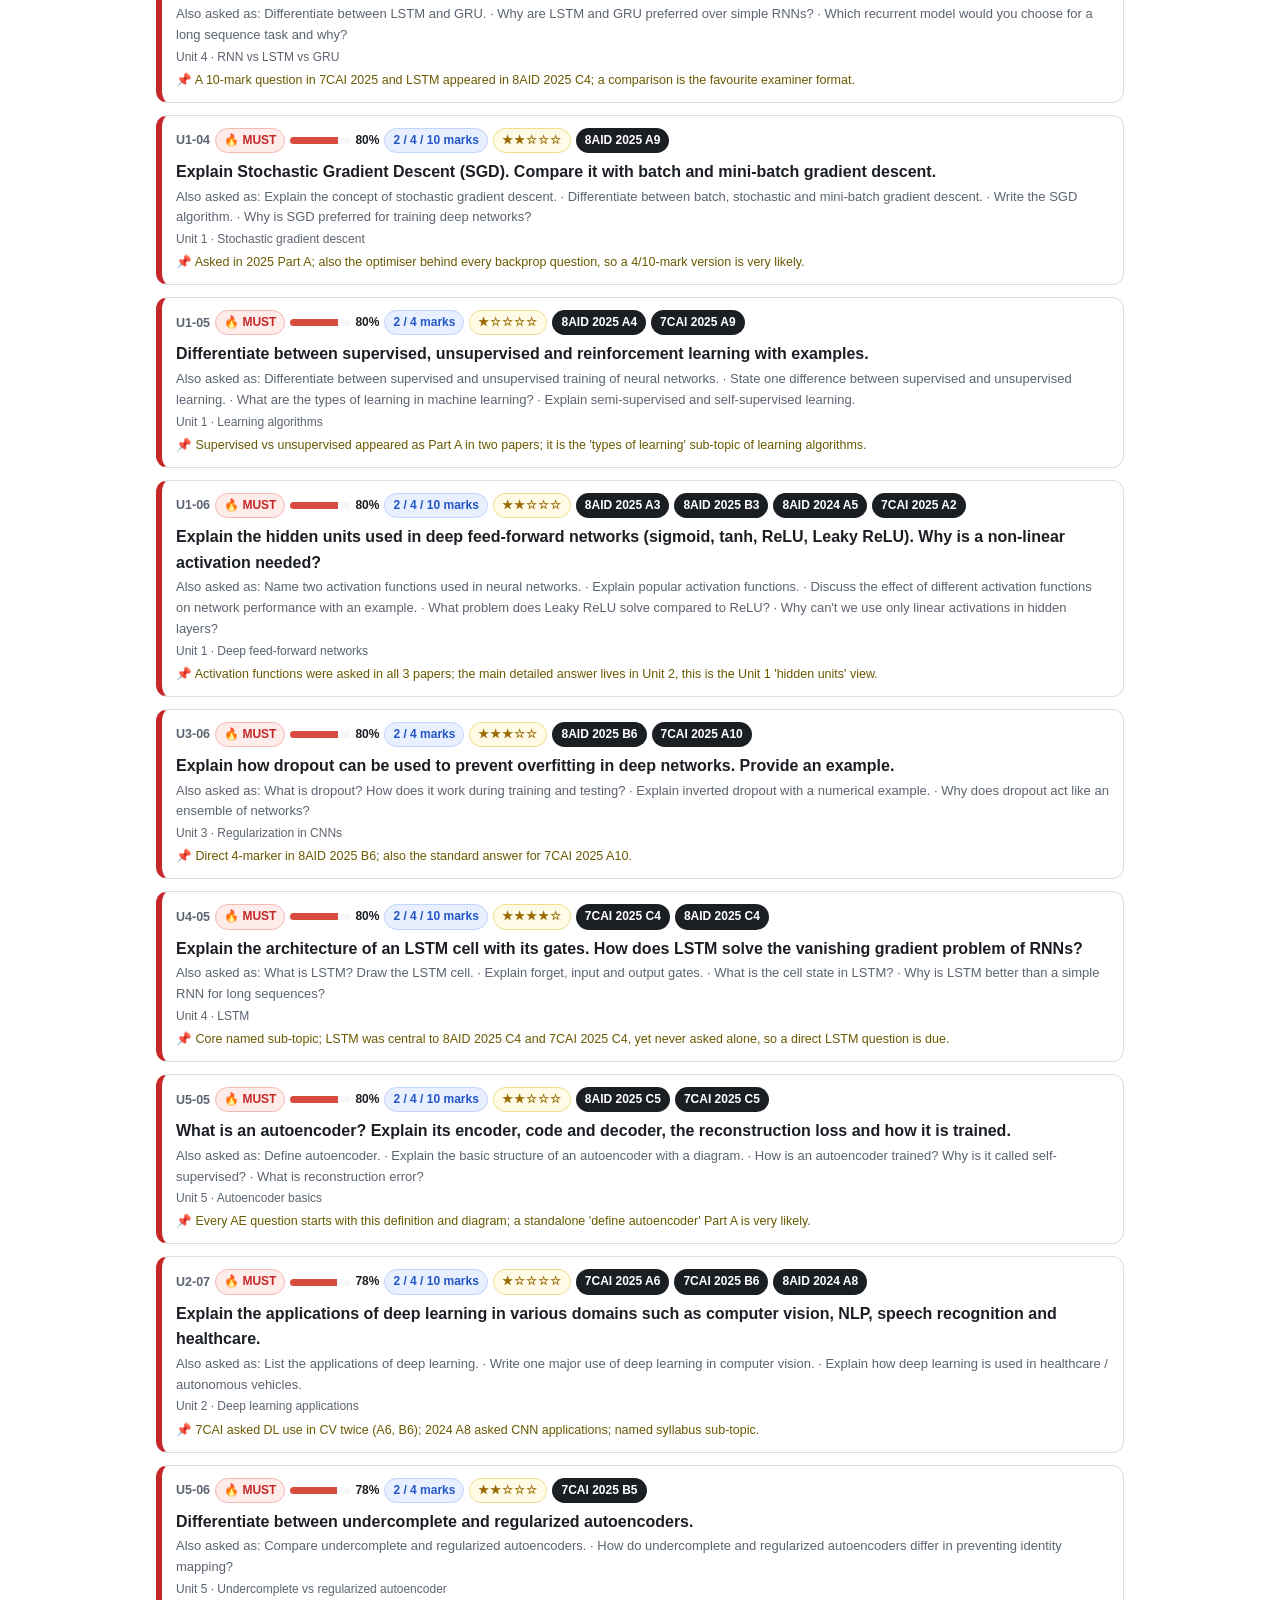
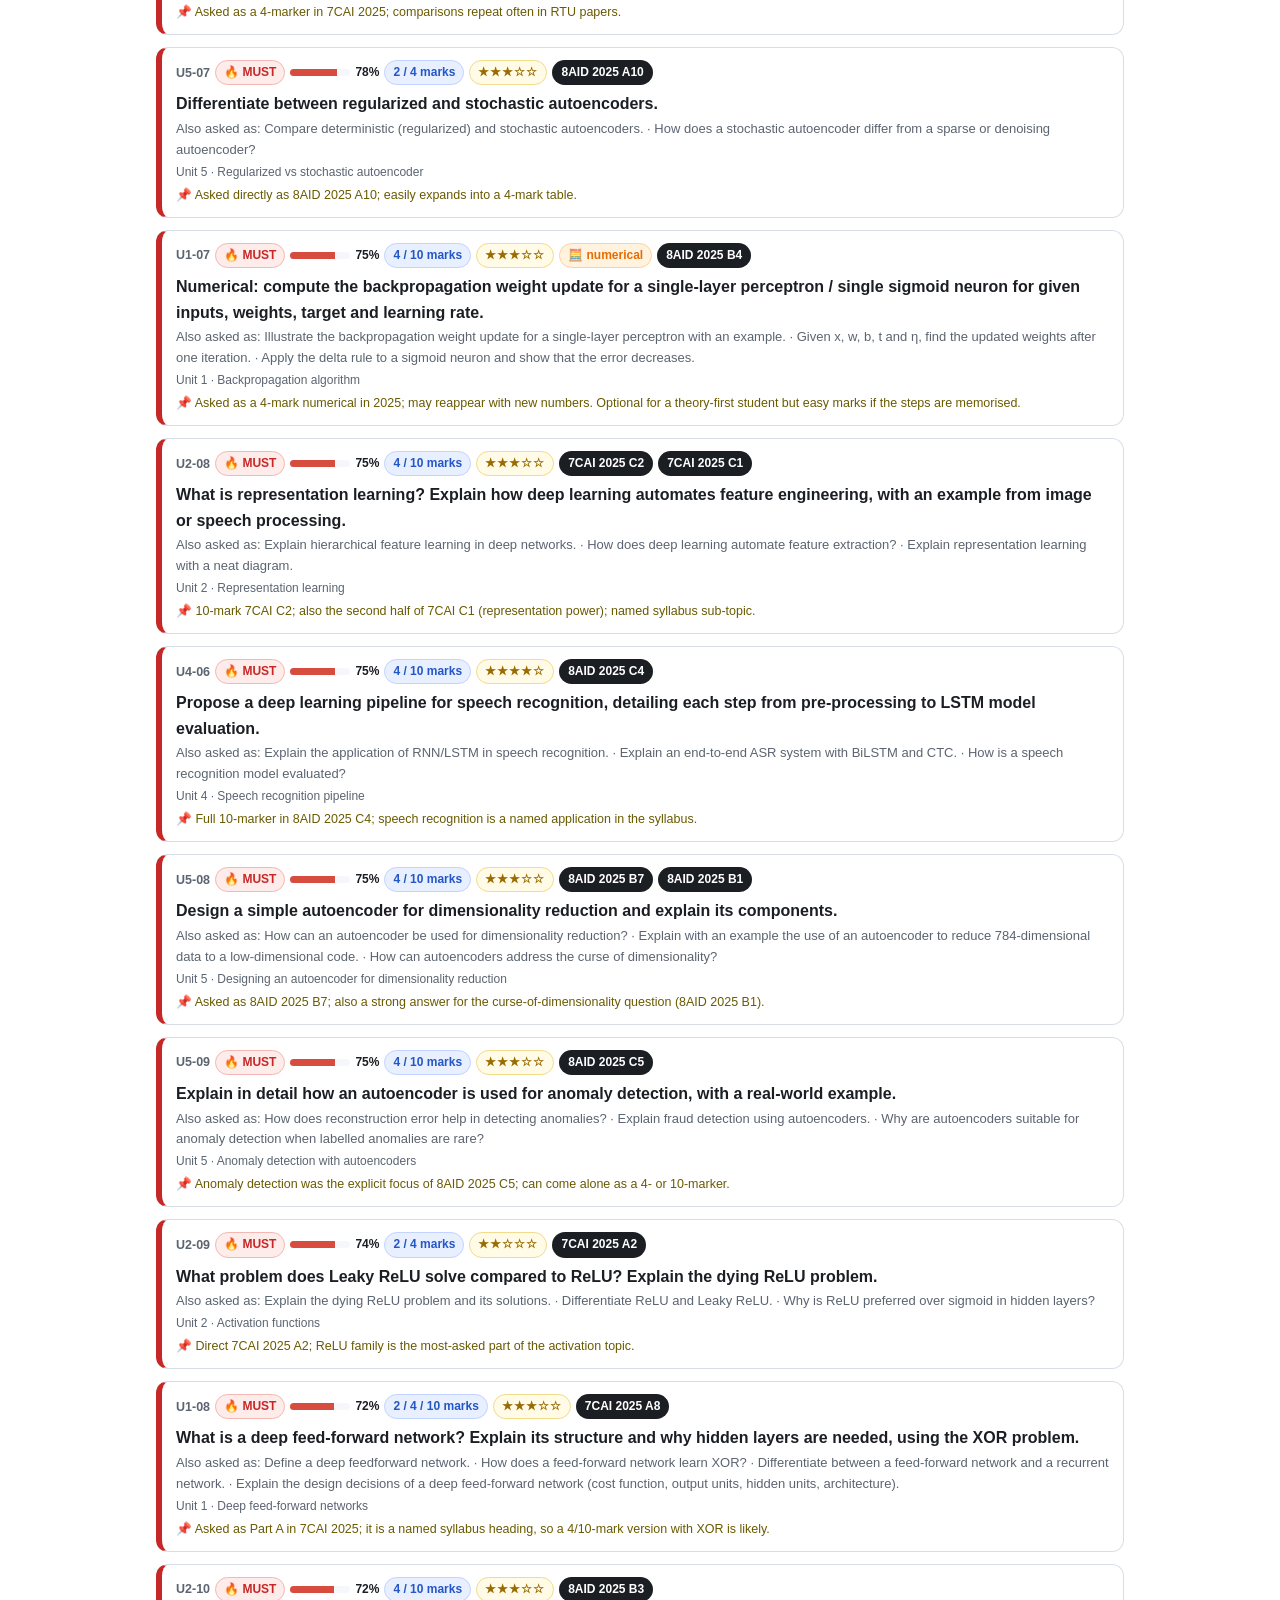
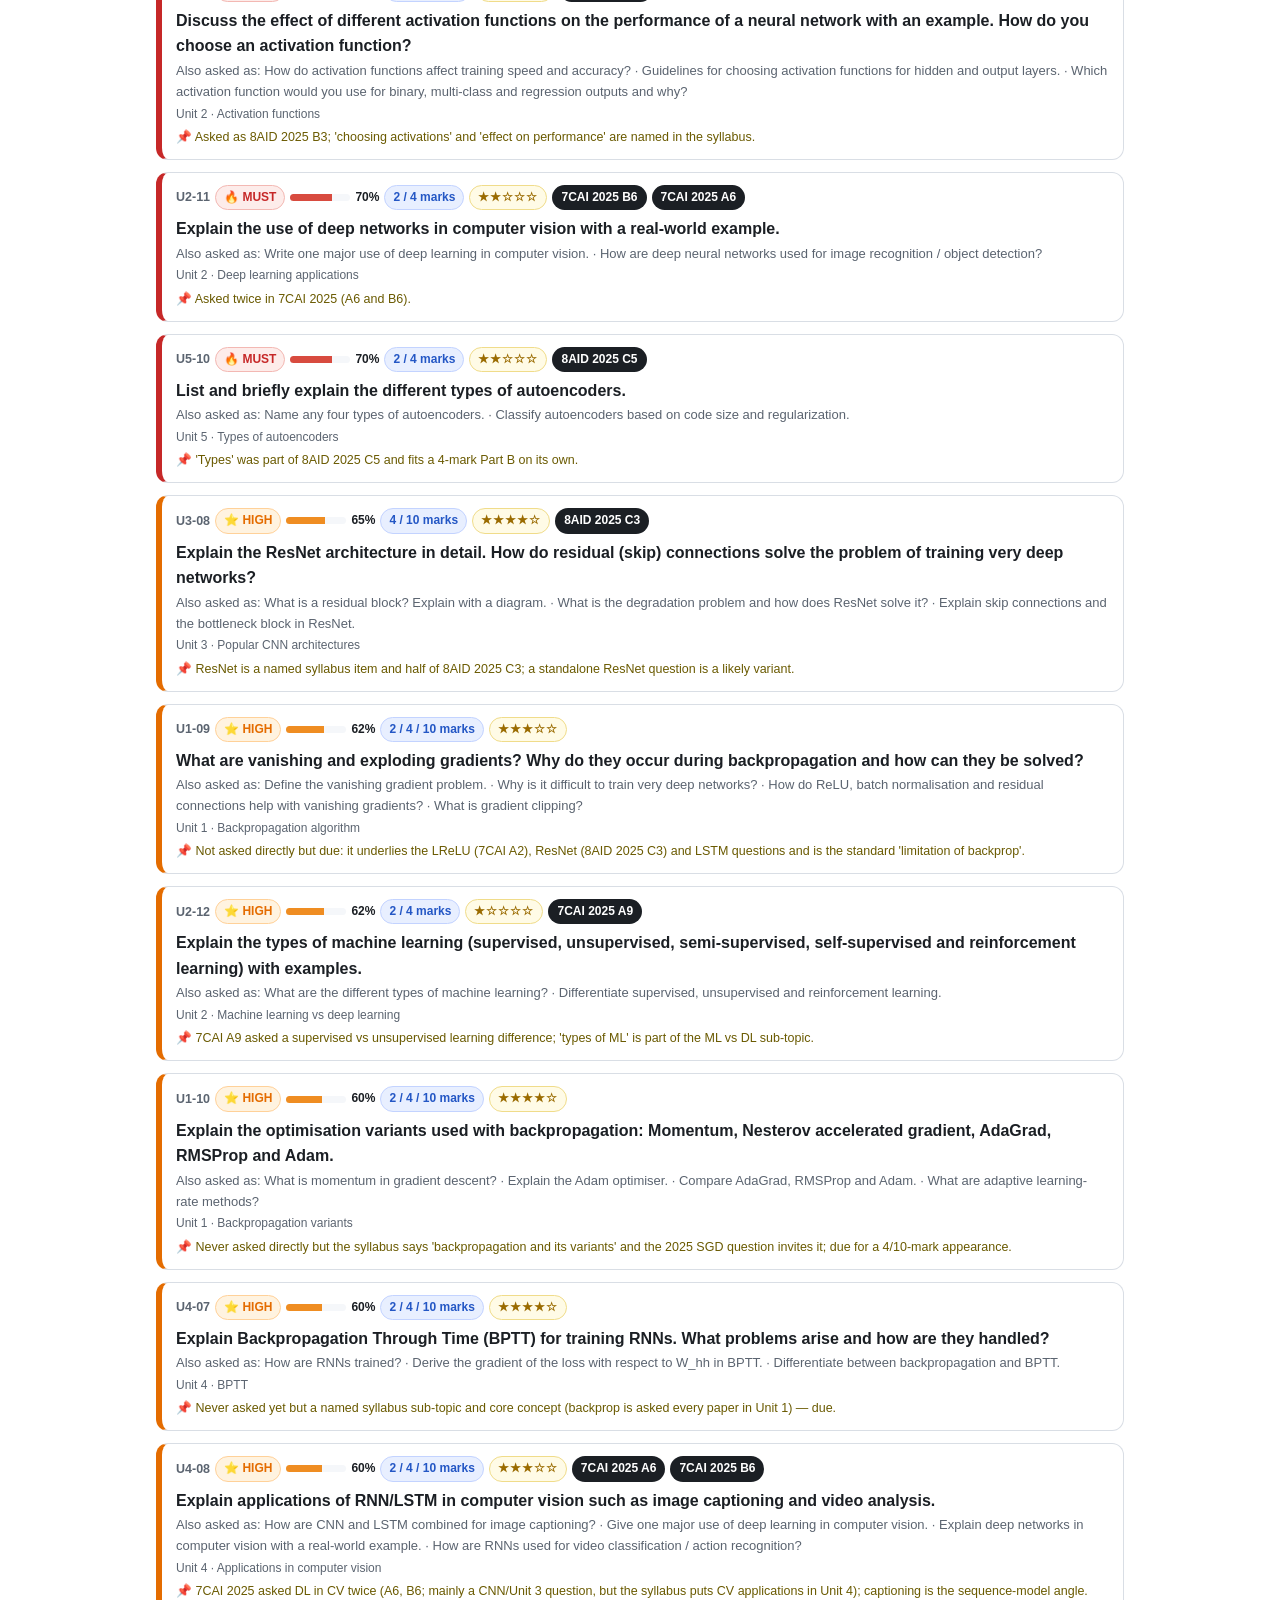
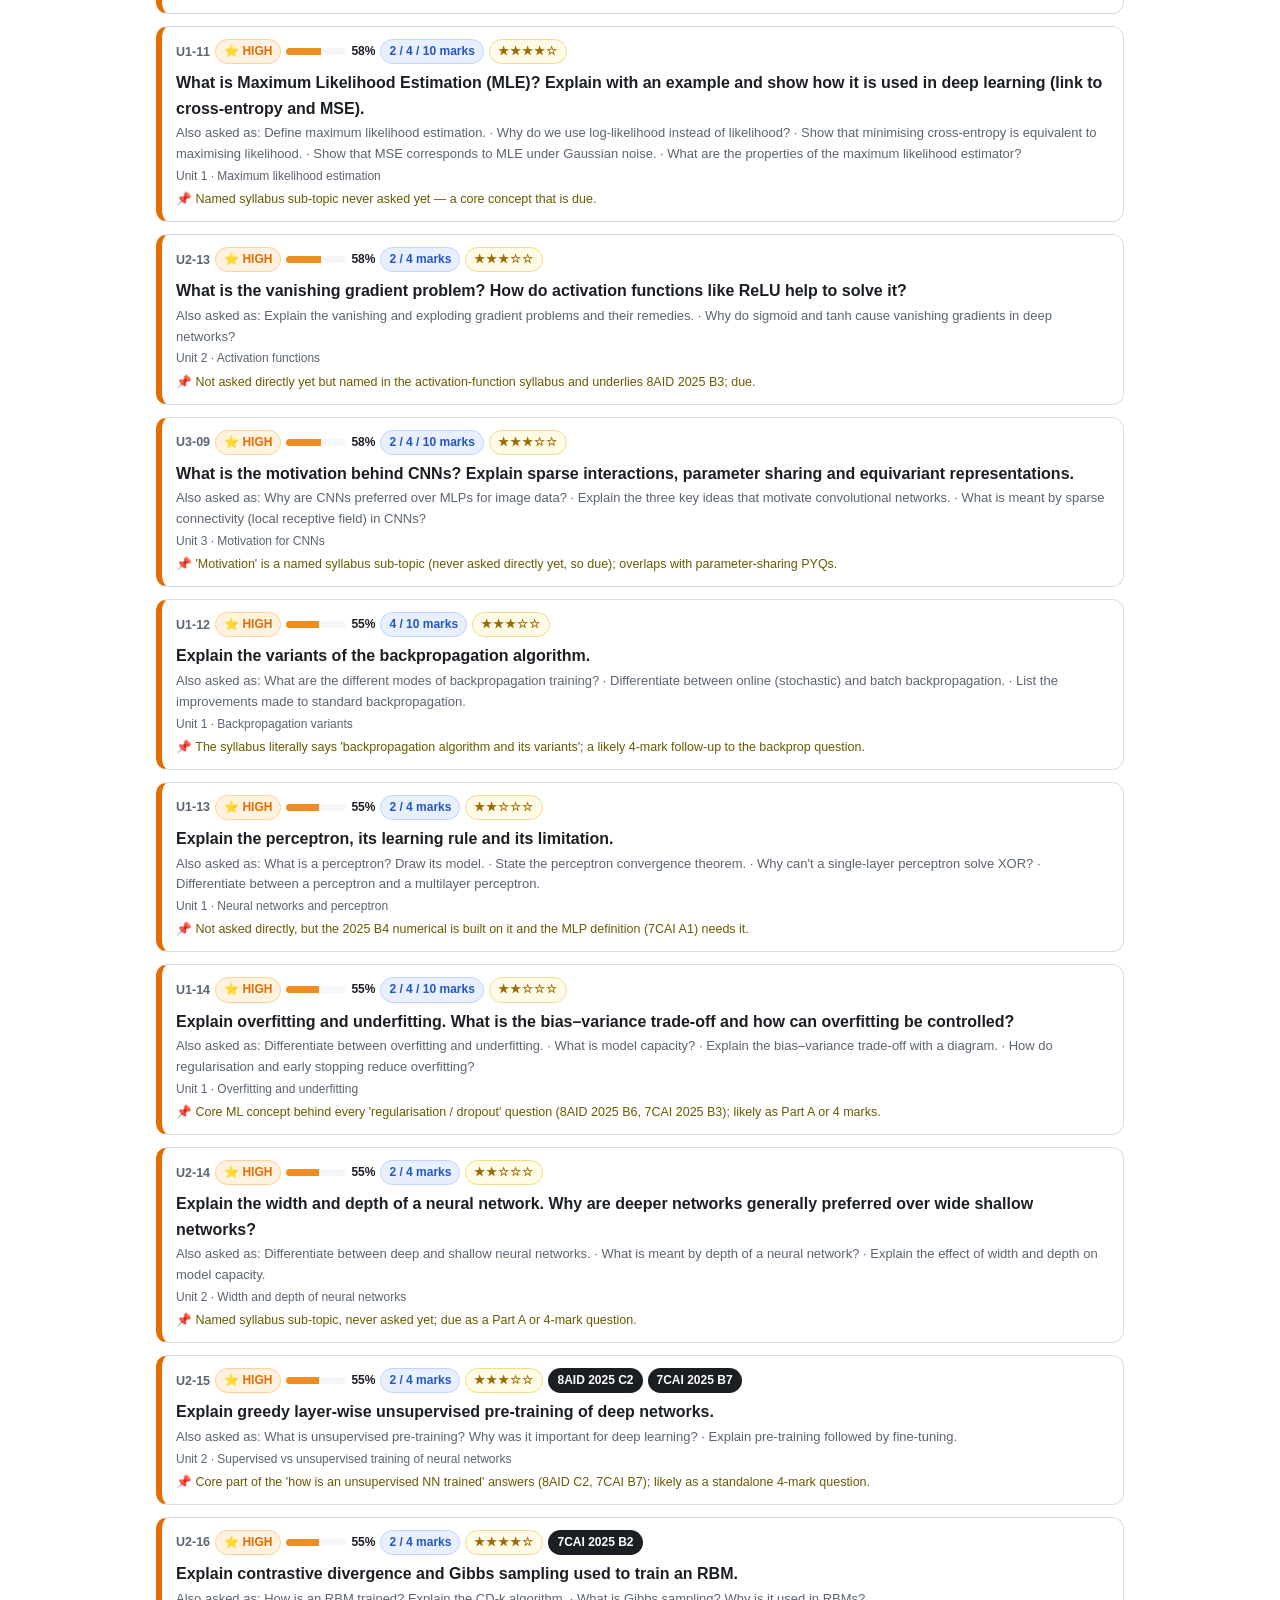
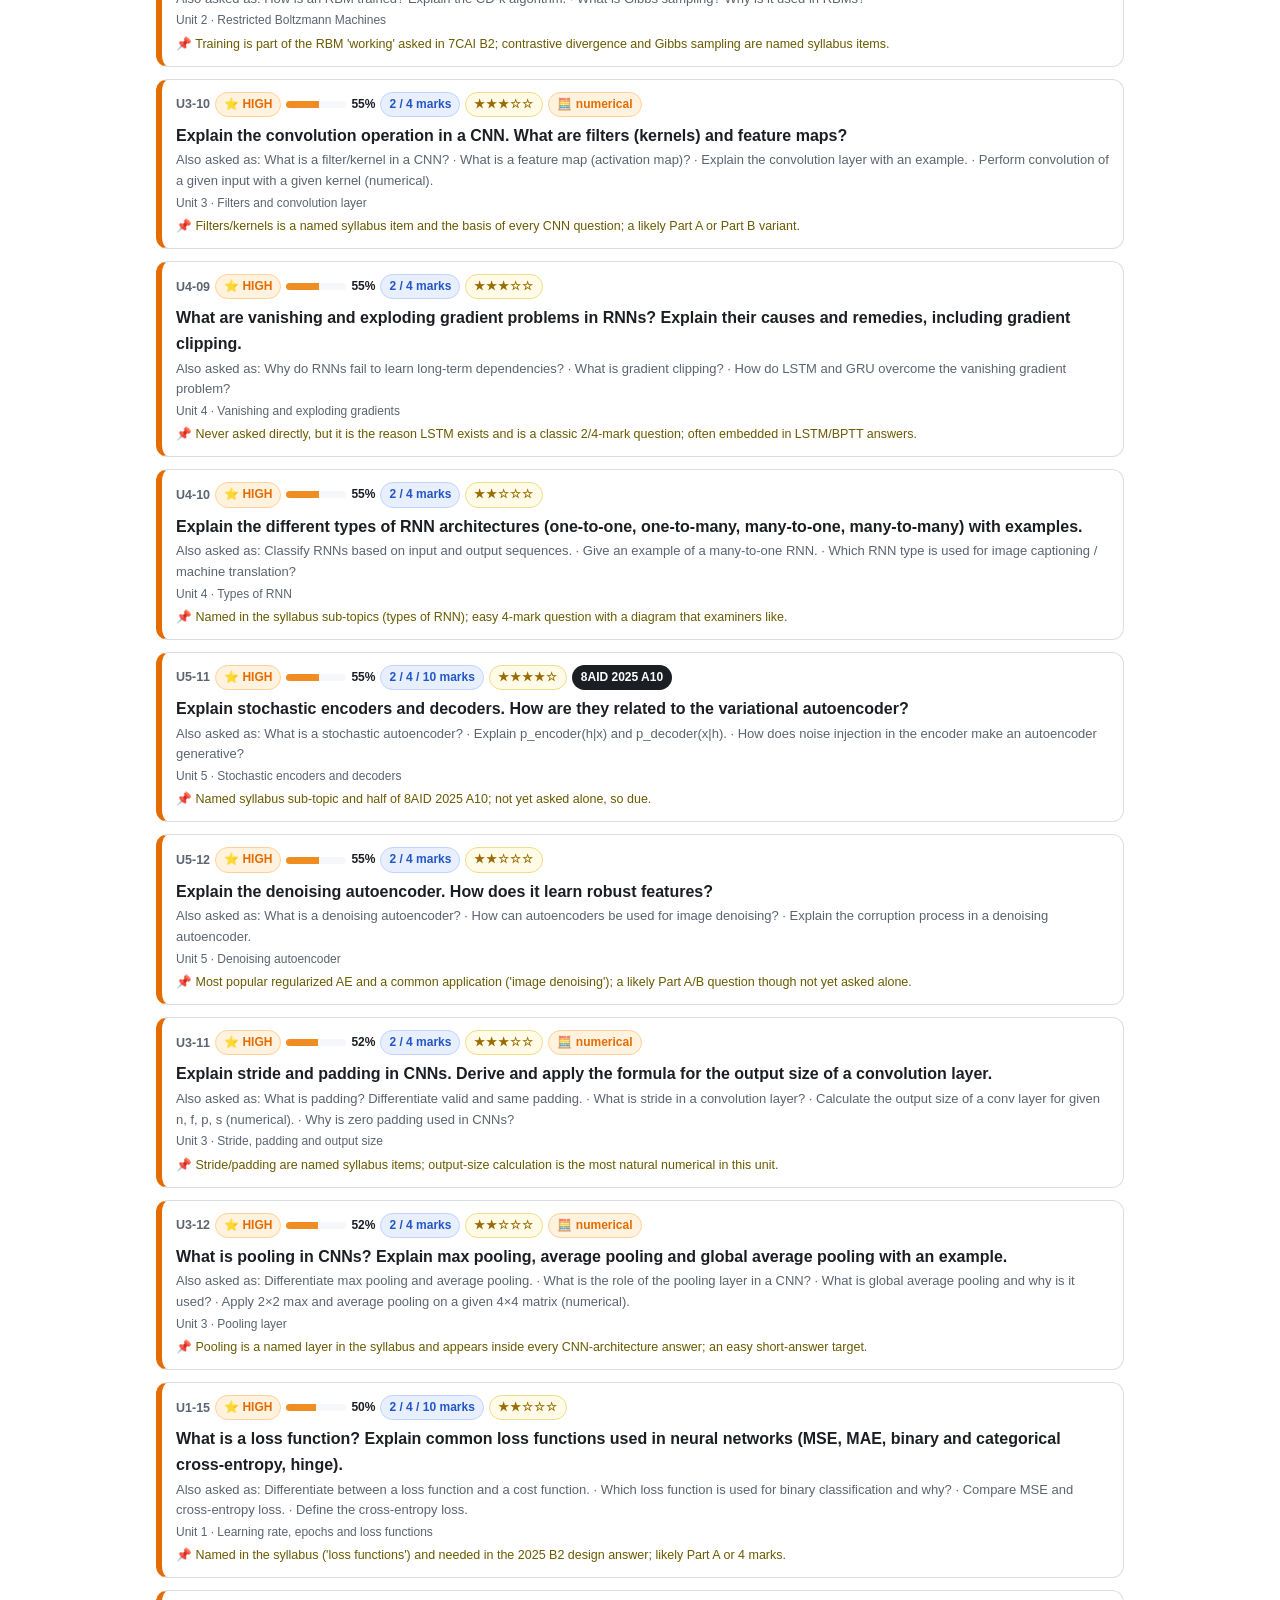
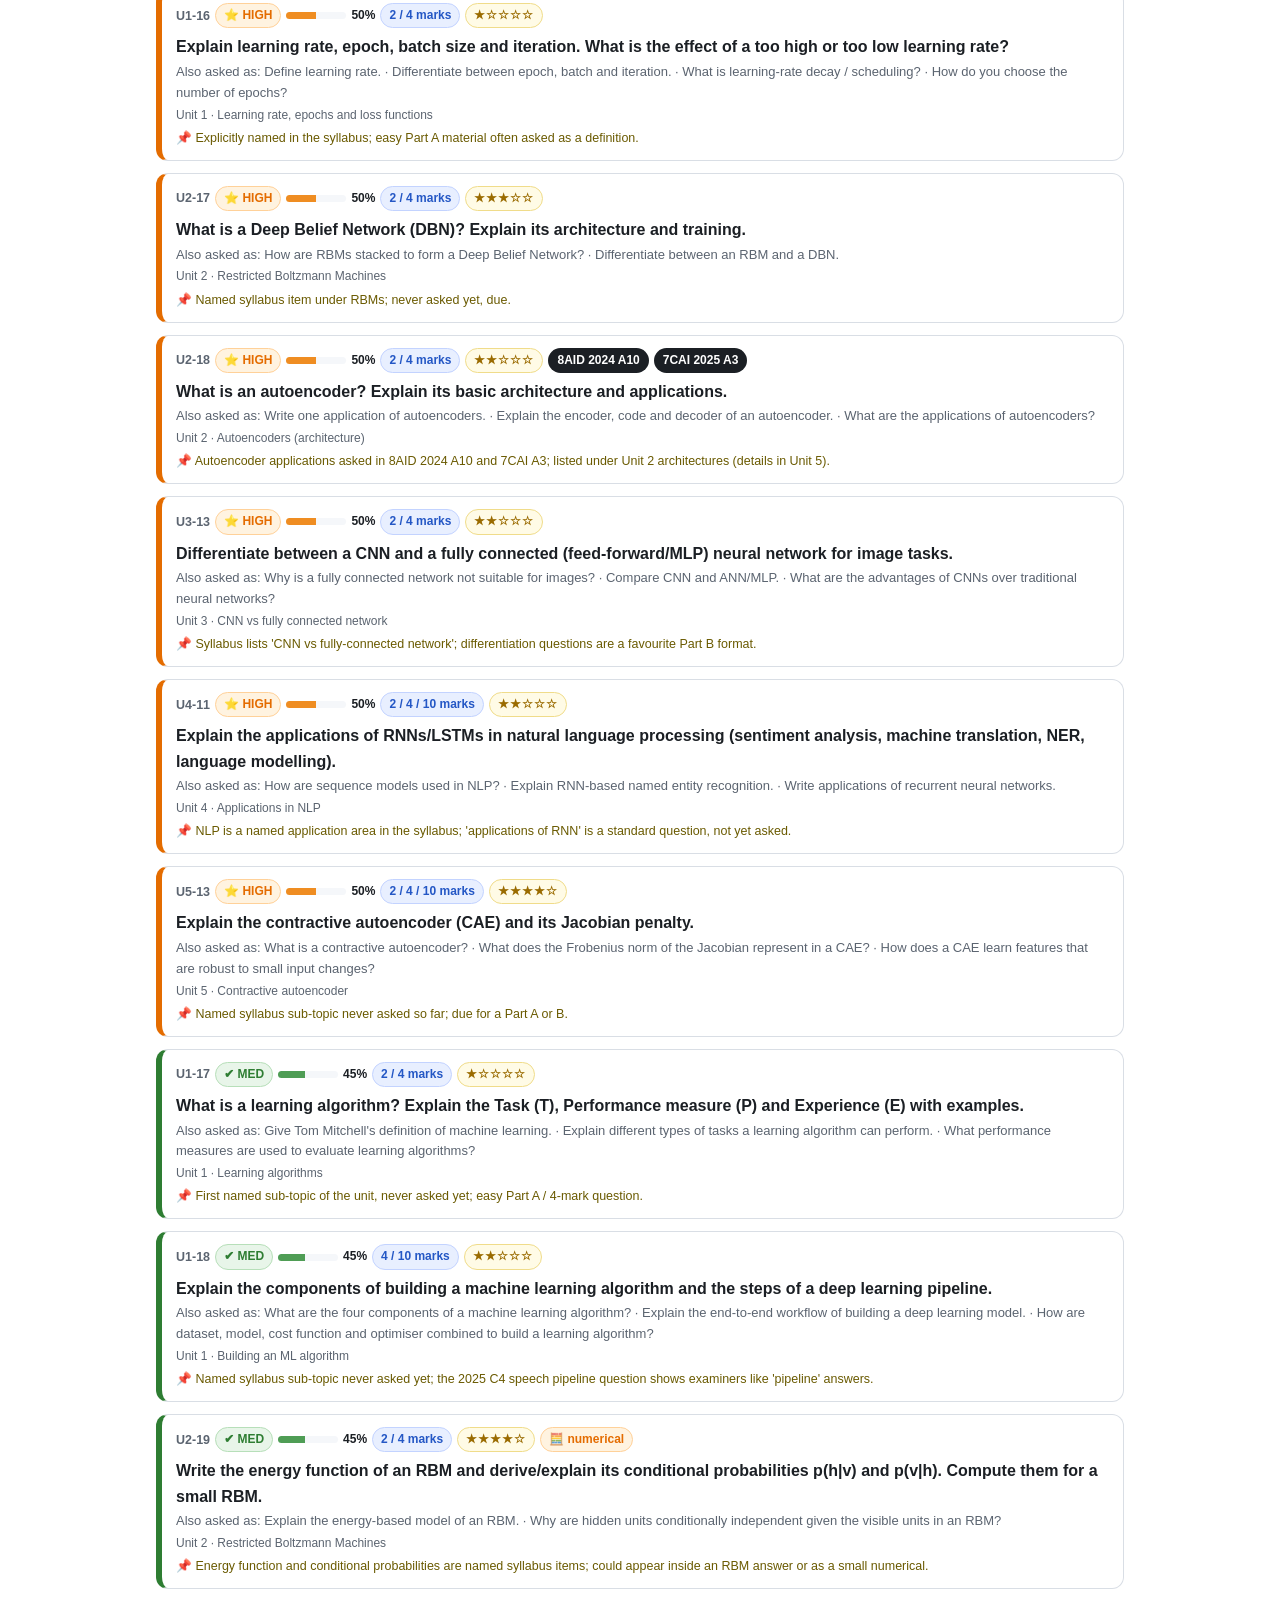
<file: qbank.html>
<!doctype html>
<html lang="en">
<head>
<meta charset="utf-8">
<meta name="viewport" content="width=device-width,initial-scale=1">
<title>DL Question Bank</title>
<meta name="description" content="Every likely exam question for RTU 8AID4-01 Deep Learning, with detailed English and Hinglish answers, priority, probability, weightage and difficulty ratings.">
<link rel="stylesheet" href="style.css">
<style>
  .wrap{max-width:1000px}
  .stats{display:grid;grid-template-columns:repeat(auto-fit,minmax(140px,1fr));gap:10px;margin:12px 0}
  .stats div{border:1px solid var(--line);border-radius:12px;padding:10px 12px;background:#fff}
  .stats b{display:block;font-size:26px;color:var(--accent);line-height:1.2}
  .stats span{font-size:12.5px;color:var(--muted)}
  .panel{border:1px solid var(--line);border-radius:14px;padding:14px 16px;background:#fff;margin:14px 0}
  .panel h3{margin:0 0 10px}
  .hbar{display:flex;align-items:center;gap:8px;margin:6px 0;font-size:13.5px}
  .hbar .lab{width:150px;flex:none}
  .hbar .trk{flex:1;height:16px;background:var(--soft);border-radius:5px;overflow:hidden;display:flex}
  .hbar .trk i{display:block;height:100%}
  .hbar .val{width:70px;flex:none;text-align:right;color:var(--muted);font-variant-numeric:tabular-nums}
  .c-must{background:#d84b3f}.c-high{background:#ef8d22}.c-med{background:#4f9d55}.c-low{background:#9aa5b4}.c-acc{background:var(--accent)}
  .legend{display:flex;gap:12px;flex-wrap:wrap;font-size:12.5px;color:var(--muted);margin-top:6px}
  .legend i{display:inline-block;width:10px;height:10px;border-radius:2px;margin-right:4px;vertical-align:-1px}
  .top li{margin:5px 0}
  .top a{text-decoration:none}
  .pct{display:inline-block;min-width:42px;font-weight:700;color:var(--must);font-variant-numeric:tabular-nums}
  .ctrl{position:sticky;top:45px;z-index:20;background:rgba(255,255,255,.97);backdrop-filter:blur(4px);border:1px solid var(--line);border-radius:14px;padding:10px 12px;margin:16px 0}
  .row{display:flex;flex-wrap:wrap;gap:6px;align-items:center;margin:4px 0}
  .chip{border:1px solid var(--line);background:#fff;border-radius:999px;padding:5px 11px;font:inherit;font-size:13px;cursor:pointer;color:var(--ink)}
  .chip.on{background:var(--accent);border-color:var(--accent);color:#fff}
  .chip.must.on{background:var(--must);border-color:var(--must)}
  .chip.high.on{background:var(--high);border-color:var(--high)}
  .chip.med.on{background:var(--med);border-color:var(--med)}
  .chip.low.on{background:#6b7480;border-color:#6b7480}
  .ctrl input[type=search]{flex:1 1 200px;min-width:0;padding:7px 10px;border:1px solid var(--line);border-radius:8px;font:inherit;font-size:14px}
  .ctrl select{padding:6px 8px;border:1px solid var(--line);border-radius:8px;font:inherit;font-size:13px;background:#fff}
  .lbl2{font-size:12px;font-weight:700;color:var(--muted);text-transform:uppercase;letter-spacing:.4px;margin-right:2px}
  .count{font-size:13px;color:var(--muted);margin-left:auto}
  .qb{border:1px solid var(--line);border-left:6px solid var(--accent);border-radius:12px;background:#fff;margin:12px 0}
  .qb.must{border-left-color:var(--must)}.qb.high{border-left-color:var(--high)}.qb.med{border-left-color:var(--med)}.qb.low{border-left-color:#9aa5b4}
  .qb.done{opacity:.62}
  .qb summary{list-style:none;cursor:pointer;padding:12px 14px}
  .qb summary::-webkit-details-marker{display:none}
  .qb .meta1{display:flex;flex-wrap:wrap;gap:5px;align-items:center}
  .qb .id{font-weight:700;font-size:12.5px;color:var(--muted)}
  .qb .topic{font-size:12px;color:var(--muted)}
  .qb .qq{font-size:16px;font-weight:600;margin:6px 0 2px}
  .qb .alt{font-size:13px;color:var(--muted);margin:2px 0}
  .qb .why{font-size:12.5px;color:#6a5a00;margin-top:3px}
  .pbar{display:inline-flex;align-items:center;gap:5px;font-size:12px;font-weight:700}
  .pbar .t{width:60px;height:7px;background:var(--soft);border-radius:4px;overflow:hidden}
  .pbar .t i{display:block;height:100%}
  .body{padding:0 14px 14px;border-top:1px dashed var(--line)}
  .shortbox{background:var(--accent-soft);border-radius:8px;padding:8px 10px;margin:10px 0}
  .lang{border-radius:10px;padding:10px 12px;margin:10px 0}
  .lang.en{background:#fff;border:1px solid var(--line)}
  .lang.hi{background:var(--hing-soft)}
  .lang > .lt{font-weight:700;font-size:12.5px;text-transform:uppercase;letter-spacing:.4px;display:block;margin-bottom:4px}
  .lang.en > .lt{color:var(--accent)} .lang.hi > .lt{color:var(--hing)}
  .lang h4{margin:10px 0 4px}
  .keys span{display:inline-block;background:var(--soft);border:1px solid var(--line);border-radius:6px;padding:1px 7px;margin:2px;font-size:12.5px}
  .foot2{display:flex;flex-wrap:wrap;gap:10px;align-items:center;font-size:13px;margin-top:8px}
  .donebox{display:inline-flex;align-items:center;gap:5px;font-size:13px;font-weight:600;cursor:pointer}
  .empty{padding:30px;text-align:center;color:var(--muted)}
  .grp{margin:26px 0 4px;font-size:18px;color:var(--accent);border-bottom:2px solid var(--accent-soft);padding-bottom:4px}
  .prog{height:6px;background:var(--soft);border-radius:4px;overflow:hidden;margin:4px 0 0}
  .prog i{display:block;height:100%;background:var(--med)}
  table.ana td,table.ana th{font-size:13.5px}
  @media (max-width:700px){ .hbar .lab{width:96px} .ctrl{top:44px;position:static} .hbar .val{width:56px} }
  body.print .ctrl,body.print .topnav,body.print #ana-top{display:none}
  @media print{ .ctrl{display:none} .qb{break-inside:auto} .qb summary{break-after:avoid} .lang{break-inside:auto} }
</style>
</head>
<body>
<nav class="topnav"><div class="navin">
<a href="index.html" class="brand">🧠 DL Prep</a>
<a href="plan.html">PYQ &amp; Plan</a><a href="qbank.html" class="active">📚 Question Bank</a><a href="quick.html">⚡ Quick Revision</a>
<a href="unit1.html">Unit 1</a><a href="unit2.html">Unit 2</a><a href="unit3.html">Unit 3</a><a href="unit4.html">Unit 4</a><a href="unit5.html">Unit 5</a>
<a href="quiz.html" class="quizlink">📝 Quiz</a></div></nav>
<div class="wrap">

<div class="banner">
  <h1>📚 Complete Question Bank + Analysis</h1>
  <p>Every likely question of every unit · detailed answers in English &amp; Hinglish · each one rated for priority, chance of coming, marks weightage and difficulty.</p>
</div>

<div class="stats" id="stats"></div>

<div id="ana-top">
<div class="panel">
  <h3>📊 Unit-wise analysis</h3>
  <div style="overflow-x:auto"><table class="ana" id="unitTable"></table></div>
  <p class="meta">"Avg marks offered" = average marks the unit carried in the two full past papers (8AID4-01 2025 and 7CAI4-01 2025). "Importance score" = Σ (chance × biggest marks) over the unit's questions. It is a relative score for ranking units, not real exam marks. Higher means study it first.</p>
</div>

<div class="panel">
  <h3>🎯 Priority mix per unit</h3>
  <div id="prioBars"></div>
  <div class="legend"><span><i class="c-must"></i>🔥 Must</span><span><i class="c-high"></i>⭐ High</span><span><i class="c-med"></i>✔ Medium</span><span><i class="c-low"></i>Low</span></div>
</div>

<div class="panel">
  <h3>🔮 Top 15 predicted questions (all units)</h3>
  <ol class="top" id="topList"></ol>
</div>

<div class="panel">
  <h3>🧭 How the ratings work</h3>
  <ul>
    <li><b>Chance %</b>: estimated probability that this question or a close variant appears in your paper. Asked in 2–3 past papers → 75–95%; asked once → 55–80%; core syllabus but never asked ("due") → 30–60%; minor → below 35%.</li>
    <li><b>Priority</b>: 🔥 Must (≥ 70%) · ⭐ High (50–69%) · ✔ Medium (30–49%) · Low (&lt; 30%).</li>
    <li><b>Weightage</b>: the marks forms it can come in: 2 (Part A), 4 (Part B), 10 (Part C). Answers are written for the biggest form; the blue box is the 2-mark version.</li>
    <li><b>Difficulty</b>: ★ (very easy) to ★★★★★ (tough).</li>
    <li>Based on only 3 RTU papers (2024 Part A, 2025 and 7CAI 2025), so treat the % as guidance, not a guarantee.</li>
  </ul>
</div>
</div>

<div class="ctrl" id="ctrl">
  <div class="row"><span class="lbl2">Unit</span><span id="fUnit"></span></div>
  <div class="row"><span class="lbl2">Priority</span><span id="fPrio"></span>
    <span class="lbl2" style="margin-left:8px">Marks</span><span id="fMarks"></span></div>
  <div class="row">
    <input type="search" id="fSearch" placeholder="Search questions, topics, keywords…">
    <select id="fSort"><option value="prob">Sort: chance (high → low)</option><option value="unit">Sort: unit order</option><option value="easy">Sort: easiest first</option><option value="marks">Sort: 10-markers first</option></select>
    <select id="fLang"><option value="both">English + Hinglish</option><option value="en">English only</option><option value="hi">Hinglish only</option></select>
  </div>
  <div class="row">
    <button class="chip" id="tPyq">Only PYQ-asked</button>
    <button class="chip" id="tNum">Hide numericals</button>
    <button class="chip" id="tDone">Hide done ✓</button>
    <button class="chip" id="tGroup">Group by topic</button>
    <button class="chip" id="expAll">Expand all</button>
    <button class="chip" id="colAll">Collapse all</button>
    <span class="count" id="count"></span>
  </div>
</div>

<div id="list"></div>

<div class="footer">Answers prepared for the RTU 8AID4-01 syllabus from the 2024/2025 papers, the class notes and standard references (Goodfellow et al., <i>Deep Learning</i>). "Done ✓" marks are saved only in this browser. <a href="pdf/qbank.pdf">⬇ Download the full question bank as PDF</a></div>
</div>

<script src="qbank/unit1.js"></script>
<script src="qbank/unit2.js"></script>
<script src="qbank/unit3.js"></script>
<script src="qbank/unit4.js"></script>
<script src="qbank/unit5.js"></script>
<script>
const QB=(window.QB||[]).slice();
const UNAME={1:"Deep Network Basics",2:"DL Architectures",3:"CNNs",4:"Sequence Modelling (RNN)",5:"Autoencoders"};
const AVG_MARKS={1:13,2:27,3:22,4:19,5:17};   // avg marks offered in the two full papers
const PR={must:{t:"🔥 MUST",c:"must",r:0},high:{t:"⭐ HIGH",c:"high",r:1},med:{t:"✔ MED",c:"med",r:2},low:{t:"LOW",c:"low",r:3}};
const $=id=>document.getElementById(id);
const print=new URLSearchParams(location.search).has('print');
if(print)document.body.classList.add('print');
const store={get(){try{return JSON.parse(localStorage.getItem('dlqb_done')||'{}')}catch(e){return {}}},set(o){try{localStorage.setItem('dlqb_done',JSON.stringify(o))}catch(e){}}};
let done=store.get();
const st={unit:'all',prio:new Set(),marks:new Set(),q:'',sort:'prob',lang:'both',pyq:false,num:false,hideDone:false,group:false};
const maxM=x=>Math.max(...(x.marks||[2]));
const stars=n=>'★'.repeat(n)+'☆'.repeat(5-n);
const esc=s=>String(s).replace(/[&<>"]/g,c=>({'&':'&amp;','<':'&lt;','>':'&gt;','"':'&quot;'}[c]));
const pcol=p=>p>=70?'#d84b3f':p>=50?'#ef8d22':p>=30?'#4f9d55':'#9aa5b4';

/* ---------- analysis ---------- */
function analysis(){
  const units=[1,2,3,4,5];
  const by=u=>QB.filter(x=>x.unit===u);
  const pyqN=QB.filter(x=>x.pyq&&x.pyq.length).length;
  $('stats').innerHTML=`<div><b>${QB.length}</b><span>questions in the bank</span></div>
   <div><b>${QB.filter(x=>x.priority==='must').length}</b><span>🔥 MUST DO questions</span></div>
   <div><b>${pyqN}</b><span>already asked in PYQs</span></div>
   <div><b>${QB.filter(x=>maxM(x)===10).length}</b><span>possible 10-markers</span></div>
   <div><b id="doneStat">0</b><span>marked done by you</span></div>`;
  let h=`<tr><th>Unit</th><th>Questions</th><th>🔥 Must</th><th>Avg chance</th><th>Avg marks offered</th><th>Importance score</th><th>Your progress</th></tr>`;
  for(const u of units){
    const a=by(u); if(!a.length){h+=`<tr><td>${u}. ${UNAME[u]}</td><td colspan=6 class="meta">loading…</td></tr>`;continue}
    const avg=Math.round(a.reduce((s,x)=>s+x.prob,0)/a.length);
    const exp=Math.round(a.reduce((s,x)=>s+x.prob/100*maxM(x),0));
    const d=a.filter(x=>done[x.id]).length;
    h+=`<tr><td><b>${u}.</b> ${UNAME[u]}</td><td>${a.length}</td><td>${a.filter(x=>x.priority==='must').length}</td><td>${avg}%</td><td>${AVG_MARKS[u]}</td><td>${exp}</td>
      <td>${d}/${a.length}<div class="prog"><i style="width:${a.length?d/a.length*100:0}%"></i></div></td></tr>`;
  }
  $('unitTable').innerHTML=h;
  $('prioBars').innerHTML=units.map(u=>{const a=by(u),n=a.length||1;
    const seg=['must','high','med','low'].map(p=>{const c=a.filter(x=>x.priority===p).length;return c?`<i class="c-${p}" style="width:${c/n*100}%" title="${PR[p].t}: ${c}"></i>`:''}).join('');
    return `<div class="hbar"><span class="lab">Unit ${u}</span><span class="trk">${seg}</span><span class="val">${a.length} Qs</span></div>`}).join('');
  const top=QB.slice().sort((a,b)=>b.prob-a.prob||maxM(b)-maxM(a)).slice(0,15);
  $('topList').innerHTML=top.map(x=>`<li><span class="pct" style="color:${pcol(x.prob)}">${x.prob}%</span> <a href="#${x.id}" onclick="openQ('${x.id}')">${esc(x.q)}</a> <span class="meta">· U${x.unit} · ${x.marks.join('/')} marks</span></li>`).join('');
  $('doneStat').textContent=Object.keys(done).filter(k=>done[k]).length;
}

/* ---------- controls ---------- */
function chips(){
  $('fUnit').innerHTML=['all',1,2,3,4,5].map(u=>`<button class="chip ${st.unit==u?'on':''}" data-u="${u}">${u==='all'?'All units':'Unit '+u}</button>`).join('');
  $('fUnit').querySelectorAll('button').forEach(b=>b.onclick=()=>{st.unit=b.dataset.u==='all'?'all':+b.dataset.u;chips();render()});
  $('fPrio').innerHTML=Object.keys(PR).map(p=>`<button class="chip ${p} ${st.prio.has(p)?'on':''}" data-p="${p}">${PR[p].t}</button>`).join('');
  $('fPrio').querySelectorAll('button').forEach(b=>b.onclick=()=>{const p=b.dataset.p;st.prio.has(p)?st.prio.delete(p):st.prio.add(p);chips();render()});
  $('fMarks').innerHTML=[2,4,10].map(m=>`<button class="chip ${st.marks.has(m)?'on':''}" data-m="${m}">${m}m</button>`).join('');
  $('fMarks').querySelectorAll('button').forEach(b=>b.onclick=()=>{const m=+b.dataset.m;st.marks.has(m)?st.marks.delete(m):st.marks.add(m);chips();render()});
  for(const [id,k] of [['tPyq','pyq'],['tNum','num'],['tDone','hideDone'],['tGroup','group']])$(id).classList.toggle('on',st[k]);
}
for(const [id,k] of [['tPyq','pyq'],['tNum','num'],['tDone','hideDone'],['tGroup','group']])$(id).onclick=()=>{st[k]=!st[k];chips();render()};
$('fSearch').oninput=e=>{st.q=e.target.value.trim().toLowerCase();render()};
$('fSort').onchange=e=>{st.sort=e.target.value;render()};
$('fLang').onchange=e=>{st.lang=e.target.value;render(true)};
$('expAll').onclick=()=>document.querySelectorAll('#list details').forEach(d=>d.open=true);
$('colAll').onclick=()=>document.querySelectorAll('#list details').forEach(d=>d.open=false);

function filtered(){
  let a=QB.filter(x=>(st.unit==='all'||x.unit===st.unit)&&(!st.prio.size||st.prio.has(x.priority))
    &&(!st.marks.size||x.marks.some(m=>st.marks.has(m)))&&(!st.pyq||(x.pyq&&x.pyq.length))&&(!st.num||!x.num)&&(!st.hideDone||!done[x.id]));
  if(st.q)a=a.filter(x=>[x.q,x.topic,(x.alt||[]).join(' '),(x.keys||[]).join(' '),x.short].join(' ').toLowerCase().includes(st.q));
  const s={prob:(x,y)=>y.prob-x.prob||PR[x.priority].r-PR[y.priority].r,unit:(x,y)=>x.unit-y.unit||x.id.localeCompare(y.id),
    easy:(x,y)=>x.diff-y.diff||y.prob-x.prob,marks:(x,y)=>maxM(y)-maxM(x)||y.prob-x.prob}[st.sort];
  return a.sort(s);
}

function card(x,open){
  const pyq=(x.pyq||[]).map(p=>`<span class="tag pyq">${esc(p)}</span>`).join('');
  const lang=print?'both':st.lang;
  const en=lang!=='hi'?`<div class="lang en"><span class="lt">📝 Detailed answer: English</span>${x.en}</div>`:'';
  const hi=lang!=='en'?`<div class="lang hi"><span class="lt">💜 Detailed answer: Hinglish</span>${x.hi}</div>`:'';
  return `<details class="qb ${x.priority} ${done[x.id]?'done':''}" id="${x.id}" ${open||print?'open':''}>
  <summary>
   <div class="meta1"><span class="id">${x.id}</span><span class="tag ${PR[x.priority].c}">${PR[x.priority].t}</span>
    <span class="pbar" title="Chance of coming"><span class="t"><i style="width:${x.prob}%;background:${pcol(x.prob)}"></i></span>${x.prob}%</span>
    <span class="tag marks">${x.marks.join(' / ')} marks</span><span class="tag stars">${stars(x.diff)}</span>${x.num?'<span class="tag high">🧮 numerical</span>':''}${pyq}</div>
   <div class="qq">${esc(x.q)}</div>
   ${x.alt&&x.alt.length?`<div class="alt">Also asked as: ${x.alt.map(esc).join(' · ')}</div>`:''}
   <div class="topic">Unit ${x.unit} · ${esc(x.topic)}</div>
   ${x.why?`<div class="why">📌 ${esc(x.why)}</div>`:''}
  </summary>
  <div class="body">
   <div class="shortbox"><b>2-mark answer:</b> ${esc(x.short)}</div>
   ${en}${hi}
   ${x.keys&&x.keys.length?`<div class="keys"><b style="font-size:13px">🔑 Must-write keywords:</b> ${x.keys.map(k=>`<span>${esc(k)}</span>`).join('')}</div>`:''}
   <div class="foot2">${x.draw?`<span>✏️ <b>Draw:</b> ${esc(x.draw)}</span>`:''}${x.fig?`<a href="${esc(x.fig)}">📊 See the diagram →</a>`:''}
    <label class="donebox"><input type="checkbox" data-done="${x.id}" ${done[x.id]?'checked':''}> Done ✓</label></div>
  </div></details>`;
}

function render(keepOpen){
  const openIds=keepOpen?new Set([...document.querySelectorAll('#list details[open]')].map(d=>d.id)):new Set();
  const a=filtered();
  $('count').textContent=`${a.length} of ${QB.length} questions`;
  if(!a.length){$('list').innerHTML='<div class="empty">No questions match these filters.</div>';return}
  let h='';
  if(st.group){
    const groups=new Map();
    for(const x of a){const k=`Unit ${x.unit} · ${x.topic}`;if(!groups.has(k))groups.set(k,[]);groups.get(k).push(x)}
    for(const [k,v] of groups)h+=`<div class="grp">${esc(k)} <span class="meta">(${v.length})</span></div>`+v.map(x=>card(x,openIds.has(x.id))).join('');
  } else h=a.map(x=>card(x,openIds.has(x.id))).join('');
  $('list').innerHTML=h;
  $('list').querySelectorAll('input[data-done]').forEach(cb=>cb.onchange=()=>{
    done[cb.dataset.done]=cb.checked;if(!cb.checked)delete done[cb.dataset.done];store.set(done);
    cb.closest('details').classList.toggle('done',cb.checked);analysis()});
}
function openQ(id){
  st.unit='all';st.prio.clear();st.marks.clear();st.q='';st.pyq=st.num=st.hideDone=false;$('fSearch').value='';chips();render();
  const d=$(id);if(d){d.open=true;setTimeout(()=>d.scrollIntoView({behavior:'smooth',block:'start'}),30)}
}
const u0=new URLSearchParams(location.search).get('unit');if(u0&&/^[1-5]$/.test(u0))st.unit=+u0;
analysis();chips();render();
if(location.hash){const d=document.querySelector(location.hash);if(d){d.open=true;d.scrollIntoView()}}
</script>
</body></html>
</file>
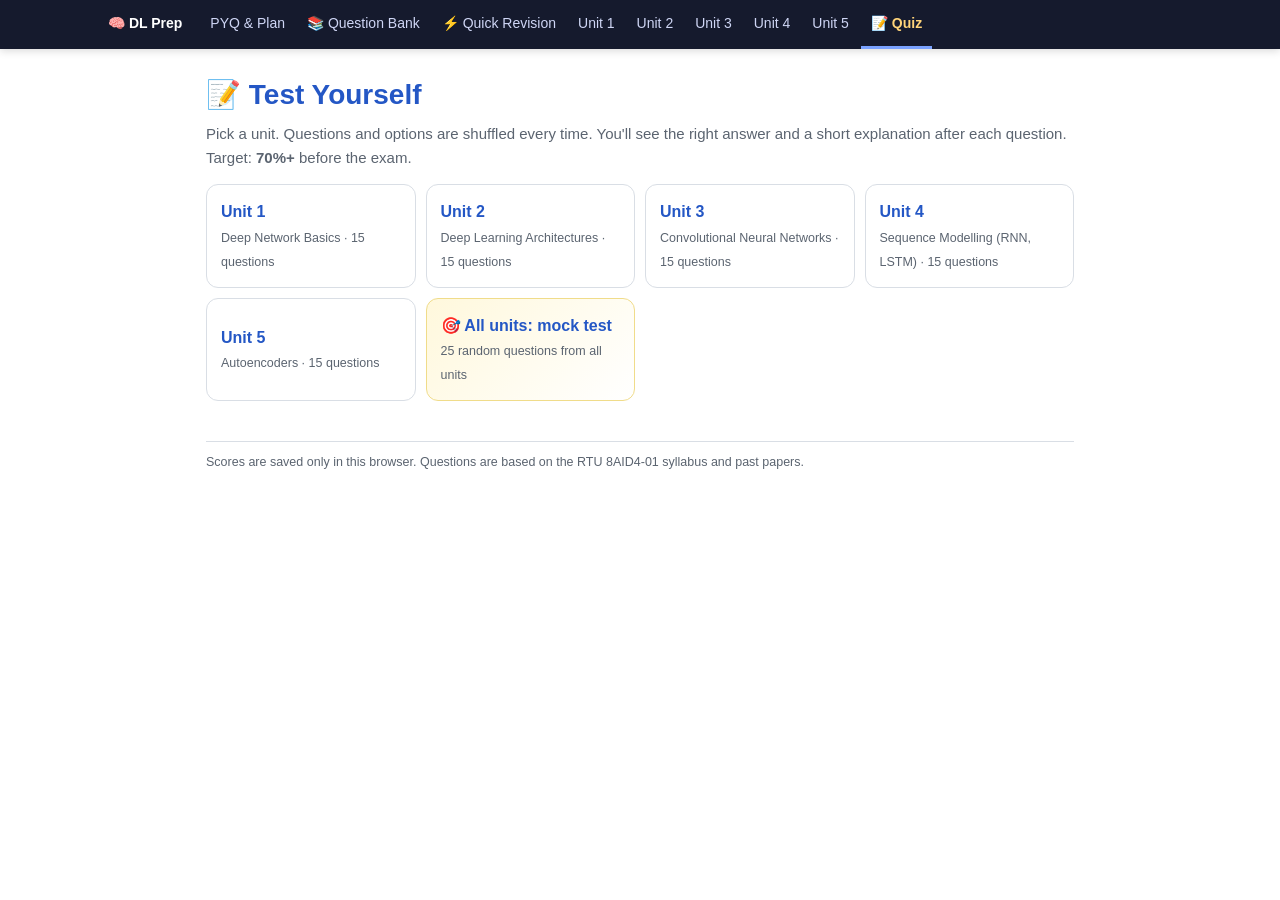
<file: quiz.html>
<!doctype html>
<html lang="en">
<head>
<meta charset="utf-8">
<meta name="viewport" content="width=device-width,initial-scale=1">
<title>DL Unit Quiz</title>
<link rel="stylesheet" href="style.css">
<style>
  .pick{display:grid;grid-template-columns:repeat(auto-fill,minmax(200px,1fr));gap:10px;margin:14px 0}
  .pick button{border:1px solid var(--line);background:#fff;border-radius:12px;padding:14px;text-align:left;cursor:pointer;font:inherit}
  .pick button:hover{border-color:var(--accent);box-shadow:0 4px 14px rgba(36,87,197,.12)}
  .pick b{display:block;color:var(--accent);font-size:16px}
  .pick small{color:var(--muted)}
  .pick .best{display:block;margin-top:6px;font-size:12.5px;font-weight:600;color:var(--med)}
  .pick .all{background:linear-gradient(135deg,#fff8dc,#fff);border-color:#f0dc8a}
  .qcard{border:1px solid var(--line);border-radius:14px;padding:18px;background:#fff;margin:14px 0}
  .prog{display:flex;justify-content:space-between;font-size:13px;color:var(--muted);margin-bottom:6px}
  .bar{height:6px;background:var(--soft);border-radius:4px;overflow:hidden;margin-bottom:14px}
  .bar i{display:block;height:100%;background:var(--accent);transition:width .25s}
  .qtext{font-size:18px;font-weight:600;margin:4px 0 14px}
  .opt{display:block;width:100%;text-align:left;font:inherit;font-size:15.5px;padding:12px 14px;margin:8px 0;border:1.5px solid var(--line);border-radius:10px;background:#fff;cursor:pointer;color:var(--ink)}
  .opt:hover:not(:disabled){border-color:var(--accent);background:var(--accent-soft)}
  .opt:disabled{cursor:default}
  .opt.right{border-color:var(--med);background:var(--med-soft);font-weight:600}
  .opt.wrong{border-color:var(--must);background:var(--must-soft)}
  .opt .l{display:inline-block;width:24px;font-weight:700;color:var(--muted)}
  .expl{margin-top:12px;padding:10px 12px;border-radius:10px;background:var(--hing-soft);display:none}
  .expl.show{display:block}
  .nav2{display:flex;justify-content:space-between;align-items:center;margin-top:14px;gap:10px}
  .btn{border:0;border-radius:10px;padding:11px 18px;font:inherit;font-weight:600;cursor:pointer;background:var(--accent);color:#fff;text-decoration:none;display:inline-block}
  .btn.ghost{background:var(--soft);color:var(--ink)}
  .btn:disabled{opacity:.4;cursor:default}
  .result{text-align:center;padding:10px}
  .big{font-size:52px;font-weight:800;margin:4px 0}
  .grade{font-size:18px;font-weight:600}
  .rev{border:1px solid var(--line);border-left:5px solid var(--must);border-radius:10px;padding:10px 12px;margin:10px 0;background:#fff}
  .rev .ok{color:var(--med);font-weight:600}
  .rev .bad{color:var(--must)}
  .hidden{display:none}
</style>
</head>
<body>
<nav class="topnav"><div class="navin">
<a href="index.html" class="brand">🧠 DL Prep</a>
<a href="plan.html">PYQ &amp; Plan</a><a href="qbank.html">📚 Question Bank</a><a href="quick.html">⚡ Quick Revision</a>
<a href="unit1.html">Unit 1</a><a href="unit2.html">Unit 2</a><a href="unit3.html">Unit 3</a><a href="unit4.html">Unit 4</a><a href="unit5.html">Unit 5</a>
<a href="quiz.html" class="quizlink active">📝 Quiz</a></div></nav>
<div class="wrap">

<section id="home">
  <h1>📝 Test Yourself</h1>
  <p class="sub">Pick a unit. Questions and options are shuffled every time. You'll see the right answer and a short explanation after each question. Target: <b>70%+</b> before the exam.</p>
  <div class="pick" id="pick"></div>
</section>

<section id="play" class="hidden">
  <div class="qcard">
    <div class="prog"><span id="qtitle"></span><span id="qpos"></span></div>
    <div class="bar"><i id="qbar" style="width:0"></i></div>
    <div class="qtext" id="qtext"></div>
    <div id="opts"></div>
    <div class="expl" id="expl"></div>
    <div class="nav2">
      <button class="btn ghost" id="quit">✕ Quit</button>
      <span class="meta" id="live"></span>
      <button class="btn" id="next" disabled>Next →</button>
    </div>
  </div>
</section>

<section id="done" class="hidden">
  <div class="qcard result">
    <div class="meta" id="rtitle"></div>
    <div class="big" id="rscore"></div>
    <div class="grade" id="rgrade"></div>
    <p id="rbest" class="meta"></p>
    <div class="nav2" style="justify-content:center;flex-wrap:wrap">
      <button class="btn" id="again">↻ Retry</button>
      <button class="btn ghost" id="back">Choose another unit</button>
      <a class="btn ghost" id="readlink" href="#">📖 Revise this unit</a>
    </div>
  </div>
  <h2 id="revh">Review your mistakes</h2>
  <div id="review"></div>
</section>

<div class="footer">Scores are saved only in this browser. Questions are based on the RTU 8AID4-01 syllabus and past papers.</div>
</div>

<script src="quiz-data.js"></script>
<script>
const Q=window.QUIZ, $=id=>document.getElementById(id);
const store={get(){try{return JSON.parse(localStorage.getItem('dlq_best')||'{}')}catch(e){return {}}},
  set(o){try{localStorage.setItem('dlq_best',JSON.stringify(o))}catch(e){}}};
const shuffle=a=>{a=a.slice();for(let i=a.length-1;i>0;i--){const j=Math.floor(Math.random()*(i+1));[a[i],a[j]]=[a[j],a[i]]}return a};
let S=null;

function renderPick(){
  const best=store.get();
  let h='';
  for(const k of Object.keys(Q)){
    const b=best['u'+k];
    h+=`<button data-u="${k}"><b>Unit ${k}</b><small>${Q[k].title.split('· ')[1]} · ${Q[k].qs.length} questions</small>${b!=null?`<span class="best">Best: ${b}%</span>`:''}</button>`;
  }
  const ba=best.all;
  h+=`<button class="all" data-u="all"><b>🎯 All units: mock test</b><small>25 random questions from all units</small>${ba!=null?`<span class="best">Best: ${ba}%</span>`:''}</button>`;
  $('pick').innerHTML=h;
  $('pick').querySelectorAll('button').forEach(b=>b.onclick=()=>start(b.dataset.u));
}

function start(u){
  let qs,title;
  if(u==='all'){qs=shuffle(Object.keys(Q).flatMap(k=>Q[k].qs.map(q=>({...q,unit:k})))).slice(0,25);title='All units: mock test'}
  else{qs=shuffle(Q[u].qs.map(q=>({...q,unit:u})));title=Q[u].title}
  qs=qs.map(q=>{const idx=shuffle(q.o.map((_,i)=>i));return {...q,o:idx.map(i=>q.o[i]),a:idx.indexOf(q.a)}});
  S={u,title,qs,i:0,score:0,wrong:[]};
  show('play');history.replaceState(null,'','?unit='+u);renderQ();
}

function renderQ(){
  const q=S.qs[S.i];
  $('qtitle').textContent=S.title;
  $('qpos').textContent=`Question ${S.i+1} / ${S.qs.length}`;
  $('qbar').style.width=(S.i/S.qs.length*100)+'%';
  $('qtext').textContent=q.q;
  $('live').textContent=`Score: ${S.score}`;
  $('expl').className='expl';$('expl').innerHTML='';
  $('next').disabled=true;
  $('next').textContent=S.i===S.qs.length-1?'See result →':'Next →';
  $('opts').innerHTML='';
  q.o.forEach((t,i)=>{
    const b=document.createElement('button');b.className='opt';
    b.innerHTML=`<span class="l">${'ABCD'[i]}.</span>`;b.appendChild(document.createTextNode(t));
    b.onclick=()=>answer(i);$('opts').appendChild(b);
  });
}

function answer(i){
  const q=S.qs[S.i], btns=$('opts').querySelectorAll('.opt');
  btns.forEach(b=>b.disabled=true);
  btns[q.a].classList.add('right');
  const ok=i===q.a;
  if(ok)S.score++;else{btns[i].classList.add('wrong');S.wrong.push({q,picked:i})}
  $('expl').innerHTML=(ok?'✅ <b>Correct!</b> ':'❌ <b>Not quite.</b> ')+q.e;
  $('expl').className='expl show';
  $('live').textContent=`Score: ${S.score}`;
  $('next').disabled=false;$('next').focus();
}

$('next').onclick=()=>{S.i++;if(S.i<S.qs.length)renderQ();else finish()};
$('quit').onclick=()=>{if(confirm('Quit this quiz? Progress will be lost.')){show('home');renderPick();history.replaceState(null,'','quiz.html')}};
$('again').onclick=()=>start(S.u);
$('back').onclick=()=>{show('home');renderPick();history.replaceState(null,'','quiz.html')};

function finish(){
  const pct=Math.round(S.score/S.qs.length*100), key=S.u==='all'?'all':'u'+S.u, best=store.get();
  const prev=best[key];
  if(prev==null||pct>prev){best[key]=pct;store.set(best)}
  $('rtitle').textContent=S.title;
  $('rscore').textContent=`${S.score} / ${S.qs.length}`;
  $('rgrade').textContent=pct>=90?`${pct}% · 🏆 Excellent, exam-ready!`:pct>=70?`${pct}% · 👍 Good, revise the mistakes below`:pct>=50?`${pct}% · 📖 Okay, read the MUST DO topics again`:`${pct}% · 💪 Revise this unit, then retry`;
  $('rgrade').style.color=pct>=70?'var(--med)':pct>=50?'var(--high)':'var(--must)';
  $('rbest').textContent=prev!=null?(pct>prev?`New best! (previous ${prev}%)`:`Your best: ${prev}%`):'First attempt saved.';
  $('readlink').href=S.u==='all'?'quick.html':`unit${S.u}.html`;
  $('revh').style.display=S.wrong.length?'':'none';
  $('review').innerHTML=S.wrong.map(w=>`<div class="rev"><b>${esc(w.q.q)}</b><br>
    <span class="bad">Your answer: ${esc(w.q.o[w.picked])}</span><br>
    <span class="ok">Correct: ${esc(w.q.o[w.q.a])}</span><br>
    <span class="meta">${esc(w.q.e)} · <a href="unit${w.q.unit}.html">Unit ${w.q.unit} →</a></span></div>`).join('');
  show('done');
}
function esc(s){return s.replace(/[&<>"]/g,c=>({'&':'&amp;','<':'&lt;','>':'&gt;','"':'&quot;'}[c]))}
function show(id){['home','play','done'].forEach(x=>$(x).classList.toggle('hidden',x!==id));window.scrollTo(0,0)}

renderPick();
const p=new URLSearchParams(location.search).get('unit');
if(p&&(Q[p]||p==='all'))start(p);
</script>
</body></html>
</file>
<file: style.css>
/* Shared style for DL exam-prep documents (screen + print) */
:root{
  --ink:#1b1f24; --muted:#5b6470; --line:#d9dee5; --bg:#ffffff; --soft:#f5f7fa;
  --accent:#2457c5; --accent-soft:#e8efff;
  --must:#c62828; --must-soft:#fdecea;
  --high:#e46c00; --high-soft:#fff3e0;
  --med:#2e7d32;  --med-soft:#e8f5e9;
  --hing:#6a1b9a; --hing-soft:#f6edfb;
  --eng:#00695c;  --eng-soft:#e6f4f1;
  --hin:#ad1457;  --hin-soft:#fde9f1;
  --tip:#8d6e00;  --tip-soft:#fff8dc;
}
*{box-sizing:border-box}
html{-webkit-print-color-adjust:exact;print-color-adjust:exact}
body{margin:0;background:var(--bg);color:var(--ink);
  font:15px/1.6 "Segoe UI",-apple-system,BlinkMacSystemFont,"Noto Sans","Noto Sans Devanagari",Arial,sans-serif}
.wrap{max-width:900px;margin:0 auto;padding:24px 16px 60px}
h1{font-size:28px;margin:0 0 4px;color:var(--accent)}
h2{font-size:21px;margin:34px 0 10px;padding-bottom:6px;border-bottom:2px solid var(--accent)}
h3{font-size:17px;margin:18px 0 6px}
h4{font-size:15px;margin:12px 0 4px}
p{margin:6px 0}
ul,ol{margin:6px 0;padding-left:22px}
li{margin:2px 0}
code,.mono{font-family:"SF Mono",Menlo,Consolas,monospace;font-size:13.5px;background:var(--soft);padding:1px 5px;border-radius:4px}
pre{font-family:"SF Mono",Menlo,Consolas,monospace;font-size:13px;background:var(--soft);border:1px solid var(--line);
  border-radius:8px;padding:10px 12px;overflow-x:auto;white-space:pre-wrap;line-height:1.45}
table{border-collapse:collapse;width:100%;margin:8px 0;font-size:14px}
th,td{border:1px solid var(--line);padding:6px 8px;text-align:left;vertical-align:top}
th{background:var(--soft)}
a{color:var(--accent)}
.sub{color:var(--muted);margin:0 0 14px}
.meta{font-size:13px;color:var(--muted)}

/* header banner */
.banner{background:linear-gradient(135deg,#2457c5,#5b3cc4);color:#fff;border-radius:14px;padding:18px 20px;margin-bottom:18px}
.banner h1{color:#fff}
.banner p{color:#e9ecff;margin:2px 0}

/* legend & toc */
.box{border:1px solid var(--line);border-radius:10px;padding:12px 14px;margin:12px 0;background:#fff}
.toc ol{columns:2;column-gap:28px}
@media (max-width:640px){.toc ol{columns:1}}

/* question card */
.q{border:1px solid var(--line);border-left:6px solid var(--accent);border-radius:12px;padding:14px 16px;margin:22px 0;background:#fff;
  break-inside:auto}
.q.must{border-left-color:var(--must)}
.q.high{border-left-color:var(--high)}
.q.med{border-left-color:var(--med)}
.qhead{display:flex;flex-wrap:wrap;gap:6px;align-items:center;margin-bottom:6px}
.qno{font-weight:700;color:var(--muted);font-size:13px}
.qtitle{font-size:17px;font-weight:700;margin:4px 0 8px}
.tag{display:inline-block;font-size:12px;font-weight:600;padding:2px 8px;border-radius:999px;border:1px solid transparent;white-space:nowrap}
.tag.must{background:var(--must-soft);color:var(--must);border-color:#f3b8b3}
.tag.high{background:var(--high-soft);color:var(--high);border-color:#ffd199}
.tag.med{background:var(--med-soft);color:var(--med);border-color:#b7dfb9}
.tag.stars{background:#fffbe6;color:#9a6b00;border-color:#f0dc8a;letter-spacing:1px}
.tag.marks{background:var(--accent-soft);color:var(--accent);border-color:#c3d3ff}
.tag.pyq{background:#1b1f24;color:#fff}

/* answer sub-blocks */
.blk{border-radius:10px;padding:10px 12px;margin:10px 0}
.blk > .lbl{font-weight:700;font-size:13px;text-transform:uppercase;letter-spacing:.4px;margin-bottom:4px;display:block}
.ans{background:#fff;border:1px dashed var(--line)}
.ans > .lbl{color:var(--accent)}
.hing{background:var(--hing-soft)} .hing > .lbl{color:var(--hing)}
.eng{background:var(--eng-soft)}   .eng > .lbl{color:var(--eng)}
.hin{background:var(--hin-soft)}   .hin > .lbl{color:var(--hin)}
.hin p,.hin li{font-family:"Noto Sans Devanagari","Kohinoor Devanagari","Mangal",sans-serif}
.tip{background:var(--tip-soft)}   .tip > .lbl{color:var(--tip)}
.formula{background:var(--soft);border:1px solid var(--line);border-radius:8px;padding:8px 12px;margin:8px 0;
  font-family:"Cambria Math","STIX Two Math","Times New Roman",serif;font-size:16px}

/* figures */
figure{margin:12px 0;text-align:center}
figure img{max-width:100%;max-height:340px;background:#fff;border:1px solid var(--line);border-radius:8px;padding:6px}
figure svg{max-width:100%;height:auto;background:#fff;border:1px solid var(--line);border-radius:8px}
figcaption{font-size:12.5px;color:var(--muted);margin-top:4px}
.figrow{display:flex;gap:10px;flex-wrap:wrap;justify-content:center}
.figrow figure{flex:1 1 220px}

/* priority table */
.ptable td:first-child{white-space:nowrap}

.quick li{margin:6px 0}
.footer{margin-top:40px;font-size:12.5px;color:var(--muted);border-top:1px solid var(--line);padding-top:10px}

@media print{
  @page{size:A4;margin:14mm 12mm}
  body{font-size:12.5px}
  .wrap{max-width:none;padding:0}
  .q{break-inside:auto;page-break-inside:auto}
  .blk,figure,.formula,table{break-inside:avoid}
  h2{break-after:avoid}
  a{color:inherit;text-decoration:none}
  figure img{max-height:260px}
}

/* ---- site navigation ---- */
html{scroll-padding-top:60px}
.topnav{position:sticky;top:0;z-index:50;background:#151a2d;box-shadow:0 2px 8px rgba(0,0,0,.15)}
.navin{max-width:1100px;margin:0 auto;display:flex;gap:2px;overflow-x:auto;padding:0 8px;scrollbar-width:none}
.navin::-webkit-scrollbar{display:none}
.topnav a{color:#cfd6f5;text-decoration:none;padding:12px 10px;font-size:14px;white-space:nowrap;border-bottom:3px solid transparent}
.topnav a:hover{color:#fff}
.topnav a.active{color:#fff;border-bottom-color:#7aa2ff}
.topnav a.brand{color:#fff;font-weight:700;margin-right:6px}
.topnav a.quizlink{color:#ffd479;font-weight:600}
@media print{.topnav{display:none}}

/* ---- mobile: no sideways page scroll ---- */
@media (max-width:700px){
  .wrap{overflow-wrap:anywhere}
  table{display:block;overflow-x:auto;-webkit-overflow-scrolling:touch}
  th,td{min-width:90px}
  .tag{white-space:normal}
  h1{font-size:24px}
  .banner,.hero{padding:16px}
  figure img{max-width:100%;height:auto}
}
</file>
